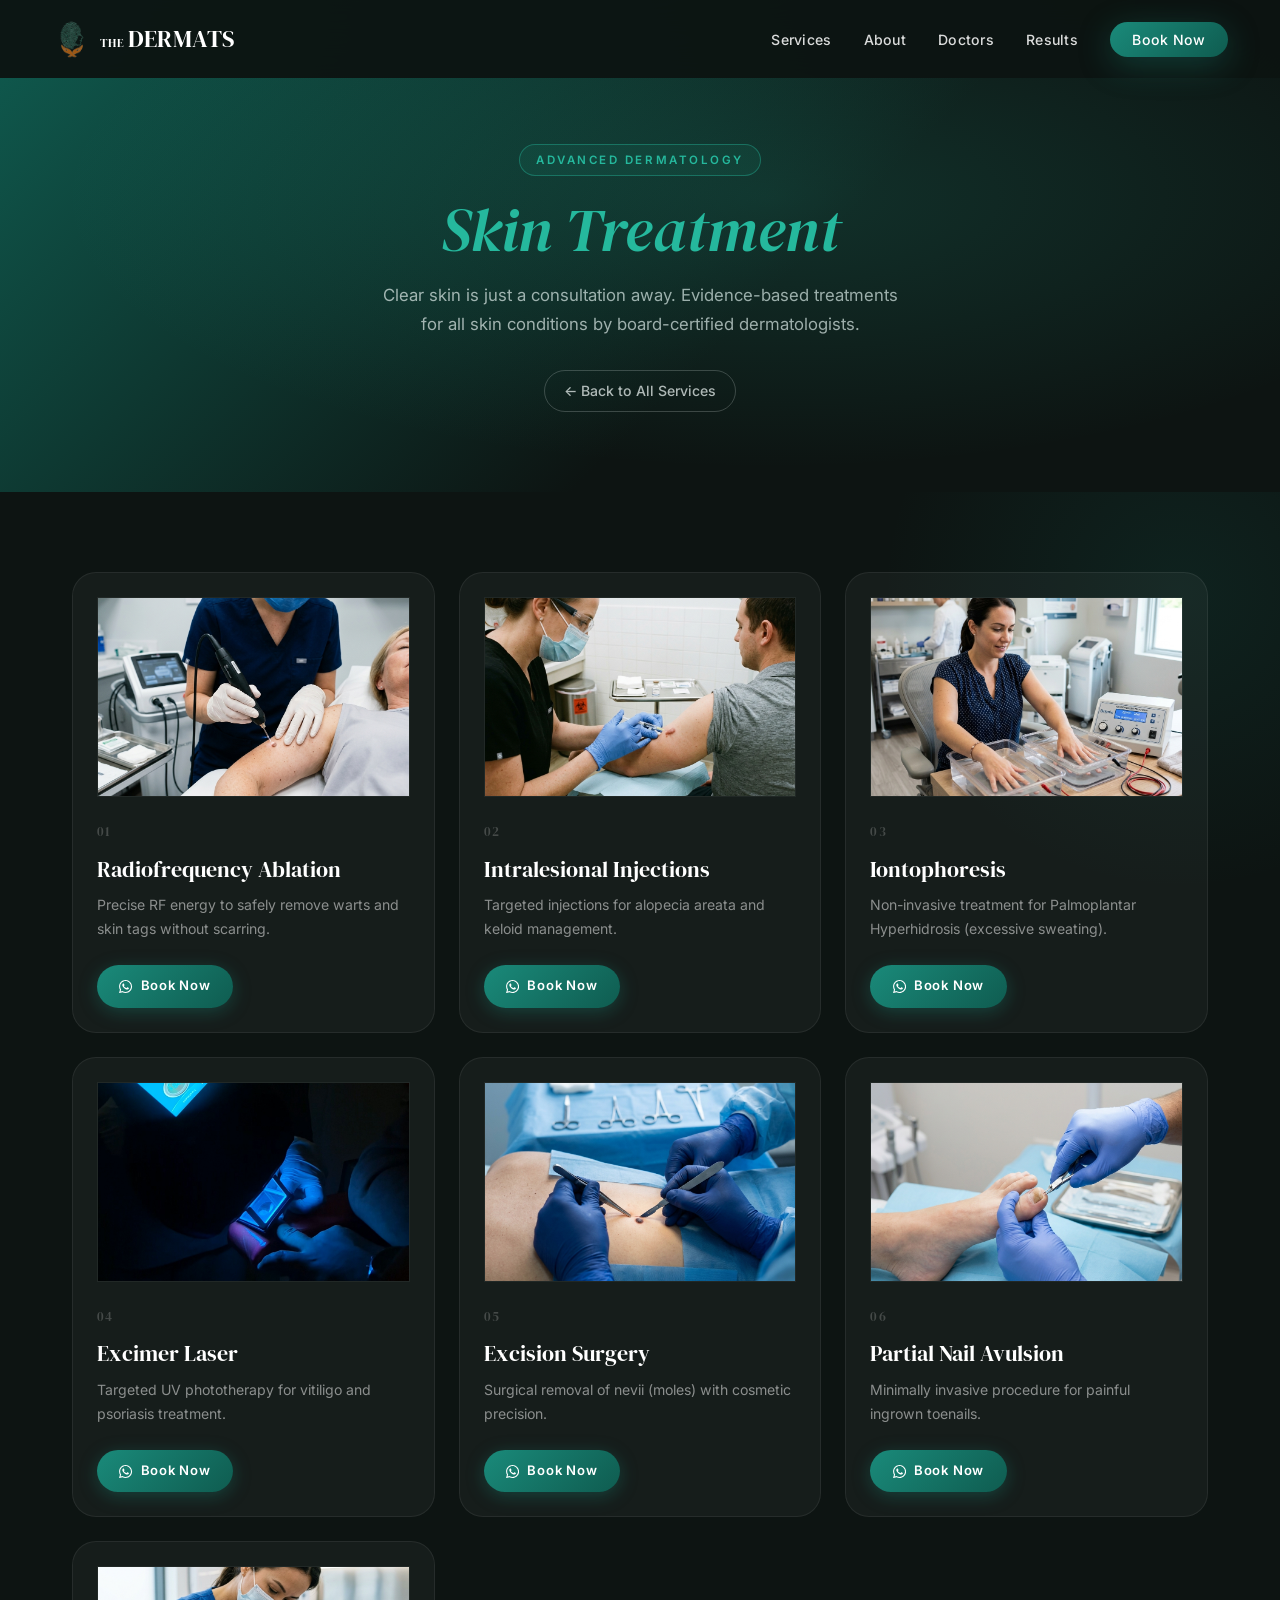
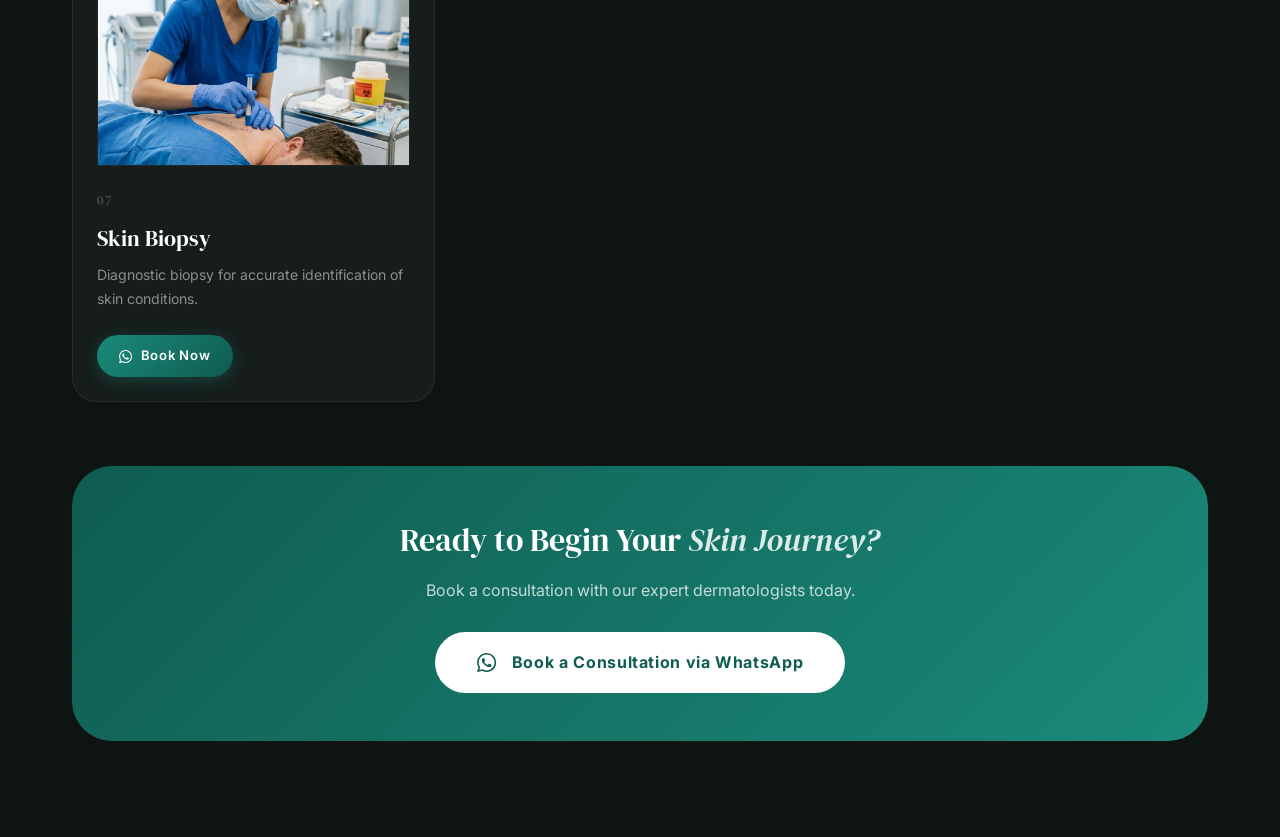
<file: treatment-detail.html>
<!DOCTYPE html>
<html lang="en">

<head>
  <meta charset="UTF-8" />
  <meta name="viewport" content="width=device-width, initial-scale=1.0" />
  <title>Dermats – Treatments</title>
  <meta name="description"
    content="Explore all treatments at Dermats – the best dermatology clinic for skin, hair, laser and aesthetic procedures." />
  <link rel="preconnect" href="https://fonts.googleapis.com" />
  <link rel="preconnect" href="https://fonts.gstatic.com" crossorigin />
  <link
    href="https://fonts.googleapis.com/css2?family=Cormorant+Garamond:ital,wght@0,300;0,400;0,500;0,600;1,300;1,400&family=Inter:wght@300;400;500;600&family=DM+Serif+Display:ital@0;1&display=swap"
    rel="stylesheet" />
  <link rel="stylesheet" href="style.css?v=2" />
  <style>
    /* ── PAGE HERO ── */
    .tx-hero {
      background: linear-gradient(135deg, var(--teal-dark) 0%, var(--dark) 60%);
      padding: 9rem 2rem 5rem;
      text-align: center;
      position: relative;
      overflow: hidden;
    }

    .tx-hero::before {
      content: '';
      position: absolute;
      inset: 0;
      background: radial-gradient(ellipse at 60% 40%, rgba(37, 184, 157, 0.18) 0%, transparent 65%);
      pointer-events: none;
    }

    .tx-hero__label {
      display: inline-block;
      font-size: 0.72rem;
      font-weight: 600;
      letter-spacing: 0.22em;
      text-transform: uppercase;
      color: var(--teal-light);
      border: 1px solid rgba(37, 184, 157, 0.4);
      padding: 0.35rem 1rem;
      border-radius: 100px;
      background: rgba(37, 184, 157, 0.08);
      margin-bottom: 1.2rem;
    }

    .tx-hero__title {
      font-family: var(--font-display);
      font-size: clamp(2rem, 5vw, 3.8rem);
      color: var(--white);
      font-weight: 400;
      line-height: 1.15;
      margin-bottom: 1rem;
    }

    .tx-hero__title em {
      font-style: italic;
      color: var(--teal-light);
    }

    .tx-hero__sub {
      font-size: 1.05rem;
      color: rgba(255, 255, 255, 0.65);
      max-width: 520px;
      margin: 0 auto 2rem;
      line-height: 1.7;
    }

    .tx-hero__back {
      display: inline-flex;
      align-items: center;
      gap: 0.5rem;
      color: rgba(255, 255, 255, 0.7);
      font-size: 0.88rem;
      font-weight: 500;
      border: 1px solid rgba(255, 255, 255, 0.2);
      padding: 0.5rem 1.2rem;
      border-radius: 100px;
      transition: all 0.3s ease;
      text-decoration: none;
    }

    .tx-hero__back:hover {
      background: rgba(255, 255, 255, 0.1);
      color: var(--white);
      border-color: rgba(255, 255, 255, 0.4);
    }


    /* ── GRID ── */
    .tx-section {
      padding: 5rem 0 6rem;
      background: var(--dark);
      position: relative;
      overflow: hidden;
    }

    .tx-section::before {
      content: '';
      position: absolute;
      top: -200px;
      right: -200px;
      width: 600px;
      height: 600px;
      border-radius: 50%;
      background: radial-gradient(circle, rgba(26, 138, 122, 0.12), transparent 70%);
      pointer-events: none;
    }

    .tx-grid {
      display: grid;
      grid-template-columns: repeat(3, 1fr);
      gap: 1.5rem;
    }

    @media (max-width: 900px) {
      .tx-grid {
        grid-template-columns: repeat(2, 1fr);
      }
    }

    @media (max-width: 560px) {
      .tx-grid {
        grid-template-columns: 1fr;
      }
    }

    /* ── TREATMENT CARD — matches .service-card from home ── */
    .tx-card {
      background: rgba(255, 255, 255, 0.04);
      border: 1px solid rgba(255, 255, 255, 0.07);
      border-radius: var(--radius-lg);
      padding: 2.2rem;
      transition: all var(--transition);
      position: relative;
      overflow: hidden;
      display: flex;
      flex-direction: column;
      padding: 1.5rem;
    }

    .tx-card__img-container {
      width: 100%;
      height: 200px;
      border-radius: var(--radius-md);
      overflow: hidden;
      margin-bottom: 1.5rem;
      border: 1px solid rgba(255, 255, 255, 0.05);
      position: relative;
    }

    .tx-card__img {
      width: 100%;
      height: 100%;
      object-fit: cover;
      transition: transform 0.6s cubic-bezier(0.4, 0, 0.2, 1);
    }

    .tx-card:hover .tx-card__img {
      transform: scale(1.1);
    }

    .tx-card::before {
      content: '';
      position: absolute;
      inset: 0;
      background: linear-gradient(135deg, rgba(26, 138, 122, 0.08), transparent);
      opacity: 0;
      transition: opacity var(--transition);
      pointer-events: none;
      z-index: 0;
    }

    .tx-card>* {
      position: relative;
      z-index: 1;
    }

    .tx-card:hover {
      border-color: rgba(37, 184, 157, 0.3);
      transform: translateY(-6px);
      box-shadow: 0 20px 50px rgba(0, 0, 0, 0.3);
    }

    .tx-card:hover::before {
      opacity: 1;
    }

    .tx-card__num {
      font-family: var(--font-display);
      font-size: 0.8rem;
      color: rgba(255, 255, 255, 0.2);
      letter-spacing: 0.1em;
      margin-bottom: 0.8rem;
    }

    .tx-card__name {
      font-family: var(--font-display);
      font-size: 1.4rem;
      font-weight: 400;
      color: var(--white);
      margin-bottom: 0.6rem;
      line-height: 1.3;
    }

    .tx-card__desc {
      font-size: 0.88rem;
      color: rgba(255, 255, 255, 0.5);
      line-height: 1.7;
      margin-bottom: 1.5rem;
      flex-grow: 1;
    }

    .tx-card__cta {
      font-size: 0.82rem;
      font-weight: 600;
      color: var(--white);
      letter-spacing: 0.06em;
      display: inline-flex;
      align-items: center;
      gap: 0.5rem;
      text-decoration: none;
      margin-top: auto;
      padding: 0.65rem 1.4rem;
      border-radius: 100px;
      background: linear-gradient(135deg, var(--teal), var(--teal-dark));
      box-shadow: 0 4px 18px rgba(26, 138, 122, 0.35);
      transition: all var(--transition);
      width: fit-content;
    }

    .tx-card__cta:hover {
      background: linear-gradient(135deg, var(--teal-light), var(--teal));
      transform: translateY(-2px);
      box-shadow: 0 8px 28px rgba(26, 138, 122, 0.55);
    }

    /* ── CTA BANNER ── */
    .tx-banner {
      background: linear-gradient(135deg, var(--teal-dark), var(--teal));
      border-radius: var(--radius-xl);
      padding: 3rem 2.5rem;
      text-align: center;
      margin-top: 4rem;
    }

    .tx-banner h3 {
      font-family: var(--font-display);
      font-size: 2rem;
      color: var(--white);
      margin-bottom: 0.6rem;
      font-weight: 400;
    }

    .tx-banner p {
      color: rgba(255, 255, 255, 0.75);
      margin-bottom: 1.8rem;
      font-size: 1rem;
    }

    /* ── NAV fix for light pages ── */
    .nav {
      background: rgba(13, 20, 18, 0.96);
      backdrop-filter: blur(20px);
    }

    .nav__logo {
      opacity: 1;
      transform: none;
      pointer-events: all;
    }
  </style>
</head>

<body>

  <!-- NAV -->
  <nav class="nav" id="navbar">
    <div class="nav__inner">
      <a href="index.html" class="nav__logo" id="nav-logo">
        <img src="logo_new.png" alt="Dermats Logo" class="logo-img" />
        <span class="logo-text"><span style="font-size:0.5em;margin-right:4px;">THE</span>DERMATS</span>
      </a>
      <ul class="nav__links" id="nav-links">
        <li><a href="index.html#services" class="nav__link">Services</a></li>
        <li><a href="index.html#about" class="nav__link">About</a></li>
        <li><a href="index.html#doctors" class="nav__link">Doctors</a></li>
        <li><a href="index.html#real-stories" class="nav__link">Results</a></li>
        <li><a href="https://wa.me/919400386300" target="_blank" class="nav__link nav__link--cta">Book Now</a></li>
      </ul>
      <button class="nav__hamburger" id="hamburger" aria-label="Toggle menu">
        <span></span><span></span><span></span>
      </button>
    </div>
  </nav>

  <!-- Mobile menu -->
  <div class="mobile-menu" id="mobile-menu">
    <button class="mobile-menu__close" id="mobile-close" aria-label="Close menu">&times;</button>
    <nav class="mobile-menu__nav">
      <a href="index.html#services" class="mobile-menu__link">Services</a>
      <a href="index.html#about" class="mobile-menu__link">About</a>
      <a href="index.html#doctors" class="mobile-menu__link">Doctors</a>
      <a href="index.html#real-stories" class="mobile-menu__link">Results</a>
      <a href="https://wa.me/919400386300" target="_blank" class="mobile-menu__link mobile-menu__link--cta">Book Now</a>
    </nav>
  </div>

  <!-- HERO -->
  <div class="tx-hero" id="tx-hero">
    <div class="tx-hero__label" id="hero-label">Our Treatments</div>
    <h1 class="tx-hero__title" id="hero-title">Loading...</h1>
    <p class="tx-hero__sub" id="hero-sub"></p>
    <a href="index.html#services" class="tx-hero__back">
      ← Back to All Services
    </a>
  </div>


  <!-- MAIN GRID -->
  <section class="tx-section">
    <div class="container">
      <div class="tx-grid" id="tx-grid"></div>

      <!-- CTA Banner -->
      <div class="tx-banner">
        <h3>Ready to Begin Your <em style="font-style:italic;color:rgba(255,255,255,0.85);">Skin Journey?</em></h3>
        <p>Book a consultation with our expert dermatologists today.</p>
        <a href="https://wa.me/919400386300" target="_blank" class="btn btn--light btn--lg">
          <svg xmlns="http://www.w3.org/2000/svg" width="1em" height="1em" viewBox="0 0 24 24" fill="currentColor"
            style="margin-right:8px;vertical-align:middle;font-size:1.2em;">
            <path
              d="M17.472 14.382c-.297-.149-1.758-.867-2.03-.967-.273-.099-.471-.148-.67.15-.197.297-.767.966-.94 1.164-.173.199-.347.223-.644.075-.297-.15-1.255-.463-2.39-1.475-.883-.788-1.48-1.761-1.653-2.059-.173-.297-.018-.458.13-.606.134-.133.298-.347.446-.52.149-.174.198-.298.298-.497.099-.198.05-.371-.025-.52-.075-.149-.669-1.612-.916-2.207-.242-.579-.487-.5-.669-.51a12.8 12.8 0 0 0-.57-.01c-.198 0-.52.074-.792.372-.272.297-1.04 1.016-1.04 2.479 0 1.462 1.065 2.875 1.213 3.074.149.198 2.096 3.2 5.077 4.487.709.306 1.262.489 1.694.625.712.227 1.36.195 1.871.118.571-.085 1.758-.719 2.006-1.413.248-.694.248-1.289.173-1.413-.074-.124-.272-.198-.57-.347m-5.421 7.403h-.004a9.87 9.87 0 0 1-5.031-1.378l-.361-.214-3.741.982.998-3.648-.235-.374a9.86 9.86 0 0 1-1.51-5.26c.001-5.45 4.436-9.884 9.888-9.884 2.64 0 5.122 1.03 6.988 2.898a9.825 9.825 0 0 1 2.893 6.994c-.003 5.45-4.437 9.884-9.885 9.884m8.413-18.297A11.815 11.815 0 0 0 12.05 0C5.495 0 .16 5.335.157 11.892c0 2.096.547 4.142 1.588 5.945L.057 24l6.305-1.654a11.882 11.882 0 0 0 5.683 1.448h.005c6.554 0 11.89-5.335 11.893-11.893a11.821 11.821 0 0 0-3.48-8.413Z" />
          </svg>
          Book a Consultation via WhatsApp
        </a>
      </div>
    </div>
  </section>

  <script src="script.js"></script>
  <script>
    // ── ALL TREATMENT DATA ──
    const CATEGORIES = [
      {
        id: 'skin',
        name: 'Skin Treatment',
        subtitle: 'Advanced Dermatology',
        desc: 'Clear skin is just a consultation away. Evidence-based treatments for all skin conditions by board-certified dermatologists.',
        icon: '🩺',
        treatments: [
          { name: 'Radiofrequency Ablation', desc: 'Precise RF energy to safely remove warts and skin tags without scarring.', icon: '⚡', image: 'assets/radiofrequency_ablation_1778406557746.png' },
          { name: 'Intralesional Injections', desc: 'Targeted injections for alopecia areata and keloid management.', icon: '💉', image: 'assets/intralesional_injections_1778406577258.png' },
          { name: 'Iontophoresis', desc: 'Non-invasive treatment for Palmoplantar Hyperhidrosis (excessive sweating).', icon: '🌊', image: 'assets/iontophoresis_treatment_1778406596171.png' },
          { name: 'Excimer Laser', desc: 'Targeted UV phototherapy for vitiligo and psoriasis treatment.', icon: '✨', image: 'services/Excimer Laser.jpeg' },
          { name: 'Excision Surgery', desc: 'Surgical removal of nevii (moles) with cosmetic precision.', icon: '🔬', image: 'assets/excision_surgery_1778406635205.png' },
          { name: 'Partial Nail Avulsion', desc: 'Minimally invasive procedure for painful ingrown toenails.', icon: '🩹', image: 'assets/nail_avulsion_1778406652927.png' },
          { name: 'Skin Biopsy', desc: 'Diagnostic biopsy for accurate identification of skin conditions.', icon: '🔍', image: 'assets/skin_biopsy_1778406672337.png' },
        ]
      },
      {
        id: 'hair',
        name: 'Hair Treatment',
        subtitle: 'Hair Restoration',
        desc: 'Restore your confidence with advanced hair treatments by Kerala\'s leading trichologists.',
        icon: '💆',
        treatments: [
          { name: 'GFC (Growth Factor Concentrate)', desc: 'Next-generation hair growth therapy using concentrated growth factors from your own blood.', icon: '🌱', image: 'assets/gfc_hair_treatment_1778406691229.png' },
          { name: 'PRP Therapy', desc: 'Platelet-Rich Plasma injections to stimulate hair follicles and promote regrowth.', icon: '💉', image: 'assets/prp_hair_therapy_1778406708169.png' },
          { name: 'GRO-EXON', desc: 'Exosome-based hair restoration for superior follicle regeneration.', icon: '🔬', image: 'assets/exosome_hair_treatment_1778406729144.png' },
          { name: 'Intralesional Dutasteride', desc: 'Direct scalp injections of dutasteride to combat androgenetic alopecia.', icon: '⚕️', image: 'assets/dutasteride_injections_1778406764944.png' },
          { name: 'Dandruff Peel', desc: 'Scalp peels that deeply cleanse, balance oil production and eliminate dandruff.', icon: '✨', image: 'assets/dandruff_peel_1778406782883.png' },
          { name: 'Anti-Lice Treatment', desc: 'Safe and effective clinical treatment to eliminate head lice.', icon: '🩺', image: 'assets/anti_lice_treatment_1778406802995.png' },
          { name: 'Hair Grooming Advice', desc: 'Personalised guidance on hair care routines, products and lifestyle changes.', icon: '💡', image: 'assets/hair_consultation_1778406822363.png' },
        ]
      },
      {
        id: 'laser',
        name: 'Laser Treatments',
        subtitle: 'Laser Treatments',
        desc: 'US-FDA approved lasers for permanent hair reduction, pigmentation removal and skin rejuvenation.',
        icon: '⚡',
        treatments: [
          { name: 'Laser Hair Reduction', desc: 'Triple wavelength diode laser (Coolite Bolt) for safe, permanent hair reduction on all skin types.', icon: '⚡', image: 'assets/laser_hair_reduction_1778406841221.png' },
          { name: 'Laser Skin Tightening', desc: 'Non-surgical laser therapy to firm and tighten lax skin on face and body.', icon: '✨', image: 'services/laser_skin_tightening.png' },
          { name: 'Laser Pigmentation Removal', desc: 'QS Nd:Yag laser to effectively target freckles, melasma and pigmentation.', icon: '🌟', image: 'services/laser_pigmentation_removal.png' },
          { name: 'Excimer Laser', desc: 'Targeted UV light therapy for vitiligo repigmentation and psoriasis clearance.', icon: '💡', image: 'services/Excimer Laser.jpeg' },
          { name: 'Fractional CO2 Laser', desc: 'Precision laser resurfacing for deep acne scars and overall skin rejuvenation.', icon: '🔬', image: 'services/co2%20laser.jpeg' },
        ]
      },
      {
        id: 'aesthetics',
        name: 'Aesthetics',
        subtitle: 'Cosmetology',
        desc: 'Premium medifacials, peels and aesthetic procedures personalised for every skin type.',
        icon: '💎',
        treatments: [
          { name: 'Skin Peels', desc: 'Chemical peels tailored for acne, pigmentation and skin renewal.', icon: '✨', image: 'services/chemicalpeel.jpeg' },
          { name: 'Microdermabrasion', desc: 'Crystal exfoliation treatment for full body polishing and glow.', icon: '💆', image: 'assets/microdermabrasion_stock.jpg' },
          { name: 'Full Body Detan', desc: 'EPOSH & Mandelac system to effectively remove tan and even skin tone.', icon: '🌟', image: 'assets/skin_pro.png' },
          { name: 'Microneedling', desc: 'Collagen induction therapy for acne scars, fine lines and hair growth.', icon: '🔬', image: 'assets/skin_injection.png' },
          { name: 'Hydrafacial', desc: 'Multi-step facial treatment that cleanses, exfoliates and delivers intense hydration.', icon: '💧', image: 'services/hydrafacial.png' },
          { name: 'Oxygeneofacial', desc: 'Oxygen-infused facial for instant radiance and rejuvenation.', icon: '🌬️', image: 'assets/aesthetics_pro.png' },
          { name: 'IV Glutathione Drips', desc: 'Intravenous therapy for skin brightening, glow and powerful antioxidant benefits.', icon: '💉', image: 'assets/skin_injection.png' },
          { name: 'Microblading', desc: 'Semi-permanent eyebrow enhancement for perfectly natural-looking brows.', icon: '🎨', image: 'services/Microblading for Eyebrows.jpeg' },
        ]
      },
      {
        id: 'Dermatology',
        name: 'General Dermatology',
        subtitle: '',
        desc: 'Empowering women with cutting-edge laser and injectable-based general dermatology treatments.',
        icon: '🌸',
        treatments: [
          { name: 'Psoriasis Treatment', desc: 'Comprehensive management of psoriasis with topical, systemic and laser therapies.', icon: '🩺', image: 'assets/Psoriasis.jpeg' },
          { name: 'Eczema Treatment', desc: 'Personalised treatment protocols for chronic eczema and atopic dermatitis.', icon: '💙', image: 'services/eczema.webp' },
          { name: 'Paediatric Dermatology', desc: 'Gentle, specialised skin care for infants, children and adolescents.', icon: '👶', image: 'services/pediatric.webp' },
          { name: 'Vitiligo Management', desc: 'Evidence-based treatments including PUVA, excimer laser and surgical options.', icon: '🌟', image: 'assets/skin_excimer.png' },
          { name: 'Genital Warts Treatment', desc: 'Discreet TCA cautery and cryotherapy treatment for genital warts.', icon: '🔬', image: 'services/genital.webp' },
          { name: 'Lichen Planus Treatment', desc: 'Targeted treatment for lichen planus affecting skin and mucous membranes.', icon: '⚕️', image: 'services/lpp.webp' },
          { name: 'Keloid Treatment', desc: 'Combination therapy with injections, lasers and silicone for keloid scars.', icon: '💉', image: 'assets/intralesional_injections_1778406577258.png' },
          { name: 'Urticaria Treatment', desc: 'Autologous serum therapy and advanced management for chronic hives.', icon: '🩹', image: 'assets/Urticaria.jpeg' },
        ]
      },
      {
        id: 'antiageing',
        name: 'Anti-ageing',
        subtitle: 'Anti-Ageing Treatments',
        desc: 'Turn back the clock with the latest injectables, lasers and regenerative treatments for graceful ageing.',
        icon: '🌿',
        treatments: [
          { name: 'Botox', desc: 'Precisely placed botulinum toxin injections to soften fine lines and wrinkles.', icon: '✨', image: 'assets/botox.png' },
          { name: 'Dermal Fillers', desc: 'Hyaluronic acid fillers for non-surgical facelift, volume restoration and under-eye correction.', icon: '💉', image: 'assets/dermal_fillers_stock.jpg' },
          { name: 'MNRF', desc: 'Micro-needling radiofrequency.', icon: '⚡', image: 'assets/laser_co2.png' },
          { name: 'Fractional CO2', desc: 'CO2 laser for deep facial rejuvenation.', icon: '⚡', image: 'services/co2%20laser.jpeg' },
          { name: 'Double Chin Reduction', desc: 'Non-surgical fat-dissolving injections (deoxycholic acid) to slim the jawline.', icon: '🎯', image: 'assets/double_chin_reduction_stock.jpg' },
          { name: 'Sugar Threads', desc: 'Dissolvable PDO threads for an instant, natural-looking face and neck lift.', icon: '🧵', image: 'assets/antiageing_pro.png' },
          { name: 'PDRN Therapy', desc: 'Polydeoxyribonucleotide regenerative injections for skin repair and collagen synthesis.', icon: '🔬', image: 'assets/skin_injection.png' },
          { name: 'Skin Tightening', desc: 'Non-surgical laser therapy to firm and tighten lax skin on face and body.', icon: '🌱', image: 'services/laser_skin_tightening.png' },
        ]
      },
      {
        id: 'gynaecology',
        name: 'Cosmetic Gynaecology',
        subtitle: 'Cosmetic Gynaecology',
        desc: 'We proudly present the best cosmetic gynaecology treatment in Thiruvalla. Mainly based on lasers and injectables, we empower women to be fearless and move forward in their life.',
        icon: '🌸',
        treatments: [
          { name: 'Stretch Marks Treatment', desc: 'Advanced treatments to effectively reduce the appearance of stretch marks.', icon: '✨', image: 'services/gyn_stretch_marks.png' },
          { name: 'Intimate Skin Lightening', desc: 'Safe and effective procedures for intimate skin lightening and rejuvenation.', icon: '🌟', image: 'services/gyn_skin_lightening.png' },
          { name: 'PRP for Sexual Wellness', desc: 'Platelet-Rich Plasma therapy to enhance sensitivity and overall sexual wellness.', icon: '💉', image: 'services/gyn_prp.png' },
          { name: 'Laser Vaginal Tightening', desc: 'Non-surgical laser treatment to restore tightness and elasticity.', icon: '⚡', image: 'services/gyn_laser_tightening.png' },
          { name: 'Stress Urinary Incontinence', desc: 'Effective treatments to manage and improve stress urinary incontinence.', icon: '🩺', image: 'services/gyn_incontinence.png' },
          { name: 'O - Shot', desc: 'A revolutionary treatment designed to improve sexual function and pleasure.', icon: '🎯', image: 'services/gyn_oshot.png' },
          { name: 'Vaginal Dryness Treatment', desc: 'Targeted therapies to relieve vaginal dryness and improve comfort.', icon: '💧', image: 'services/gyn_dryness.png' },
        ]
      },
      {
        id: 'wellness',
        name: 'Wellness',
        subtitle: 'Wellness Programs',
        desc: 'Enhance your overall well-being with our holistic wellness treatments, including customized weightloss programs.',
        icon: '🌿',
        treatments: [
          { name: 'Weightloss Treatment', desc: 'Comprehensive, personalized weight management programs to help you reach your goals sustainably.', icon: '⚖️', image: 'services/wellness_weightloss.png' },
          { name: 'Medispa', desc: 'Relax, rejuvenate, and restore your skin and body with our medical-grade spa treatments tailored to your unique wellness goals.', icon: '💆', image: 'services/wellness_medispa.png' },
          { name: 'Customized Medifacials', desc: 'Advanced, medical-grade facials customized to target your specific skin concerns, from deep hydration to cellular renewal.', icon: '✨', image: 'services/wellness_medifacials.png' },
        ]
      },
    ];

    // ── UTILITY ──
    function getParam() {
      return new URLSearchParams(window.location.search).get('category') || 'skin';
    }

    function renderPage(catId) {
      const cat = CATEGORIES.find(c => c.id === catId) || CATEGORIES[0];

      // Update URL without reload
      history.replaceState(null, '', `?category=${cat.id}`);

      // Hero
      document.getElementById('hero-label').textContent = cat.subtitle;
      document.getElementById('hero-title').innerHTML = `<em>${cat.name}</em>`;
      document.getElementById('hero-sub').textContent = cat.desc;
      document.title = `Dermats – ${cat.name}`;


      // Grid
      const grid = document.getElementById('tx-grid');
      grid.innerHTML = cat.treatments.map((t, i) => `
        <div class="tx-card" style="animation: fadeUp 0.5s ${i * 0.07}s both;">
          <div class="tx-card__img-container">
            <img src="${t.image || 'assets/1000286367.jpg.jpeg'}" alt="${t.name}" class="tx-card__img" loading="lazy">
          </div>
          <div class="tx-card__num">0${i + 1}</div>
          <h3 class="tx-card__name">${t.name}</h3>
          <p class="tx-card__desc">${t.desc}</p>
          <a href="https://wa.me/919400386300?text=Hello,%20I%20would%20like%20to%20book%20a%20consultation%20for%20${encodeURIComponent(t.name)}." target="_blank" class="tx-card__cta">
            <svg xmlns="http://www.w3.org/2000/svg" width="1em" height="1em" viewBox="0 0 24 24" fill="currentColor">
              <path d="M17.472 14.382c-.297-.149-1.758-.867-2.03-.967-.273-.099-.471-.148-.67.15-.197.297-.767.966-.94 1.164-.173.199-.347.223-.644.075-.297-.15-1.255-.463-2.39-1.475-.883-.788-1.48-1.761-1.653-2.059-.173-.297-.018-.458.13-.606.134-.133.298-.347.446-.52.149-.174.198-.298.298-.497.099-.198.05-.371-.025-.52-.075-.149-.669-1.612-.916-2.207-.242-.579-.487-.5-.669-.51a12.8 12.8 0 0 0-.57-.01c-.198 0-.52.074-.792.372-.272.297-1.04 1.016-1.04 2.479 0 1.462 1.065 2.875 1.213 3.074.149.198 2.096 3.2 5.077 4.487.709.306 1.262.489 1.694.625.712.227 1.36.195 1.871.118.571-.085 1.758-.719 2.006-1.413.248-.694.248-1.289.173-1.413-.074-.124-.272-.198-.57-.347m-5.421 7.403h-.004a9.87 9.87 0 0 1-5.031-1.378l-.361-.214-3.741.982.998-3.648-.235-.374a9.86 9.86 0 0 1-1.51-5.26c.001-5.45 4.436-9.884 9.888-9.884 2.64 0 5.122 1.03 6.988 2.898a9.825 9.825 0 0 1 2.893 6.994c-.003 5.45-4.437 9.884-9.885 9.884m8.413-18.297A11.815 11.815 0 0 0 12.05 0C5.495 0 .16 5.335.157 11.892c0 2.096.547 4.142 1.588 5.945L.057 24l6.305-1.654a11.882 11.882 0 0 0 5.683 1.448h.005c6.554 0 11.89-5.335 11.893-11.893a11.821 11.821 0 0 0-3.48-8.413Z"/>
            </svg>
            Book Now
          </a>
        </div>
      `).join('');
    }

    // ── INIT ──
    document.addEventListener('DOMContentLoaded', () => {
      renderPage(getParam());
    });
  </script>

  <style>
    @keyframes fadeUp {
      from {
        opacity: 0;
        transform: translateY(24px);
      }

      to {
        opacity: 1;
        transform: translateY(0);
      }
    }
  </style>
</body>

</html>
</file>
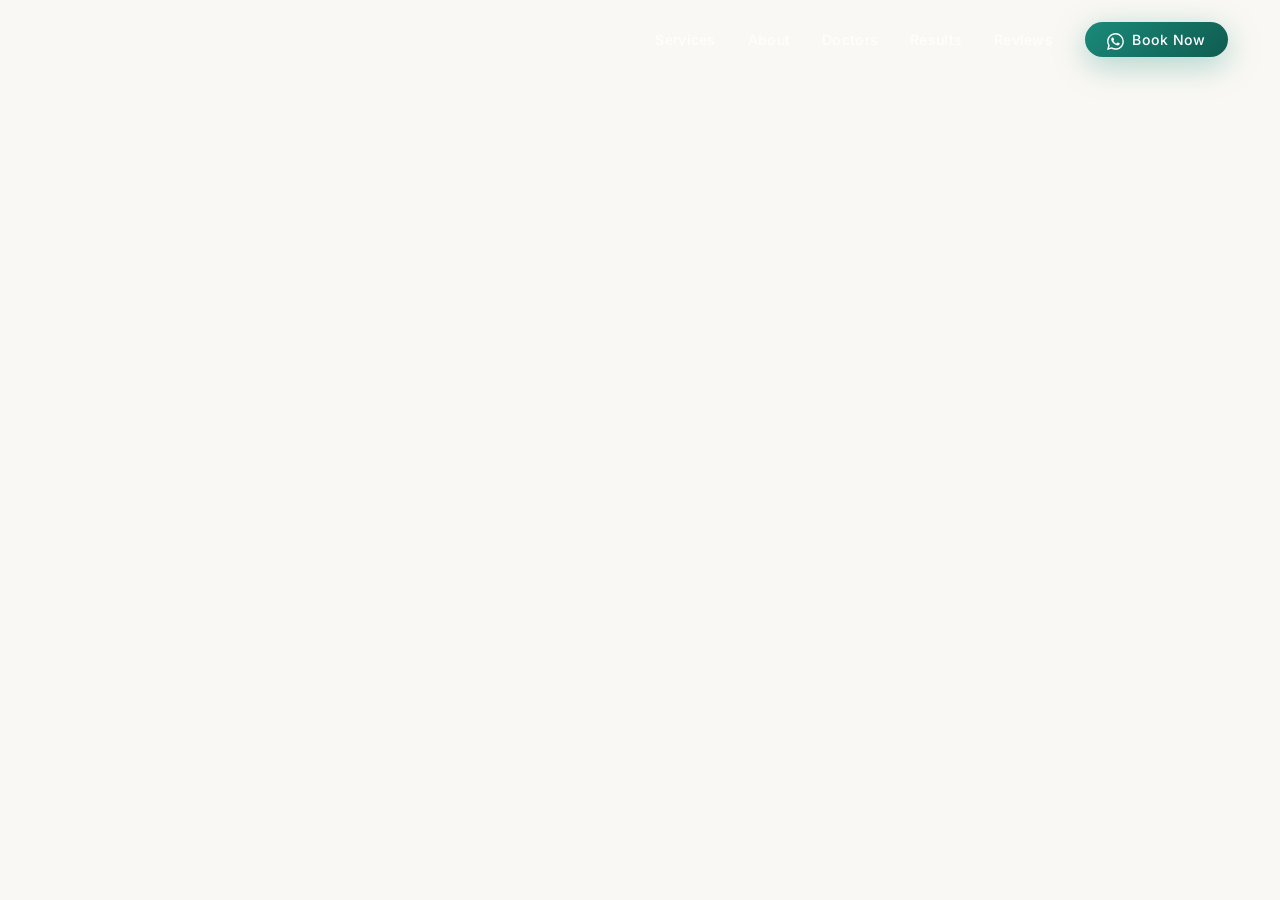
<file: treatments.html>
<!DOCTYPE html>
<html lang="en">

<head>
  <meta charset="UTF-8" />
  <meta name="viewport" content="width=device-width, initial-scale=1.0" />
  <title>Dermats &ndash; Best Dermatologist for Acne Treatment, Hairfall Treatment &amp; Laser Hair Reduction</title>
  <meta name="description"
    content="Dermats &ndash; Consult the best dermatologist for acne treatment, hairfall treatment, laser hair reduction &amp; online dermatology consultation. Book your appointment today." />
  <link rel="preconnect" href="https://fonts.googleapis.com" />
  <link rel="preconnect" href="https://fonts.gstatic.com" crossorigin />
  <link
    href="https://fonts.googleapis.com/css2?family=Cormorant+Garamond:ital,wght@0,300;0,400;0,500;0,600;1,300;1,400&family=Inter:wght@300;400;500;600&family=DM+Serif+Display:ital@0;1&display=swap"
    rel="stylesheet" />
  <link rel="stylesheet" href="style.css?v=2" />
</head>
<body>
<!-- NAV -->
  <nav class="nav" id="navbar">
    <div class="nav__inner">
      <a href="#" class="nav__logo" id="nav-logo">
        <img src="logo_new.png" alt="Dermats Logo" class="logo-img" />
        <span class="logo-text"><span style="font-size: 0.5em; margin-right: 4px;">THE</span>DERMATS</span>
      </a>
      <ul class="nav__links" id="nav-links">
        <li><a href="#services" class="nav__link">Services</a></li>
        <li><a href="#about" class="nav__link">About</a></li>
        <li><a href="#doctors" class="nav__link">Doctors</a></li>
        <li><a href="#results" class="nav__link">Results</a></li>
        <li><a href="#testimonials" class="nav__link">Reviews</a></li>
        <li><a href="https://wa.me/919400386300" target="_blank" class="nav__link nav__link--cta" id="nav-cta"><svg
              xmlns="http://www.w3.org/2000/svg" width="1em" height="1em" viewBox="0 0 24 24" fill="currentColor"
              style="margin-right:8px; vertical-align:middle; font-size:1.2em;">
              <path
                d="M17.472 14.382c-.297-.149-1.758-.867-2.03-.967-.273-.099-.471-.148-.67.15-.197.297-.767.966-.94 1.164-.173.199-.347.223-.644.075-.297-.15-1.255-.463-2.39-1.475-.883-.788-1.48-1.761-1.653-2.059-.173-.297-.018-.458.13-.606.134-.133.298-.347.446-.52.149-.174.198-.298.298-.497.099-.198.05-.371-.025-.52-.075-.149-.669-1.612-.916-2.207-.242-.579-.487-.5-.669-.51a12.8 12.8 0 0 0-.57-.01c-.198 0-.52.074-.792.372-.272.297-1.04 1.016-1.04 2.479 0 1.462 1.065 2.875 1.213 3.074.149.198 2.096 3.2 5.077 4.487.709.306 1.262.489 1.694.625.712.227 1.36.195 1.871.118.571-.085 1.758-.719 2.006-1.413.248-.694.248-1.289.173-1.413-.074-.124-.272-.198-.57-.347m-5.421 7.403h-.004a9.87 9.87 0 0 1-5.031-1.378l-.361-.214-3.741.982.998-3.648-.235-.374a9.86 9.86 0 0 1-1.51-5.26c.001-5.45 4.436-9.884 9.888-9.884 2.64 0 5.122 1.03 6.988 2.898a9.825 9.825 0 0 1 2.893 6.994c-.003 5.45-4.437 9.884-9.885 9.884m8.413-18.297A11.815 11.815 0 0 0 12.05 0C5.495 0 .16 5.335.157 11.892c0 2.096.547 4.142 1.588 5.945L.057 24l6.305-1.654a11.882 11.882 0 0 0 5.683 1.448h.005c6.554 0 11.89-5.335 11.893-11.893a11.821 11.821 0 0 0-3.48-8.413Z" />
            </svg>Book Now</a></li>
      </ul>
      <button class="nav__hamburger" id="hamburger" aria-label="Toggle menu">
        <span></span><span></span><span></span>
      </button>
    </div>
  </nav>
<!-- Mobile menu overlay -->
  <div class="mobile-menu" id="mobile-menu">
    <button class="mobile-menu__close" id="mobile-close" aria-label="Close menu">&times;</button>
    <nav class="mobile-menu__nav">
      <a href="#services" class="mobile-menu__link">Services</a>
      <a href="#about" class="mobile-menu__link">About</a>
      <a href="#doctors" class="mobile-menu__link">Doctors</a>
      <a href="#results" class="mobile-menu__link">Results</a>
      <a href="#testimonials" class="mobile-menu__link">Reviews</a>
      <a href="https://wa.me/919400386300" target="_blank" class="mobile-menu__link mobile-menu__link--cta"><svg
          xmlns="http://www.w3.org/2000/svg" width="1em" height="1em" viewBox="0 0 24 24" fill="currentColor"
          style="margin-right:8px; vertical-align:middle; font-size:1.2em;">
          <path
            d="M17.472 14.382c-.297-.149-1.758-.867-2.03-.967-.273-.099-.471-.148-.67.15-.197.297-.767.966-.94 1.164-.173.199-.347.223-.644.075-.297-.15-1.255-.463-2.39-1.475-.883-.788-1.48-1.761-1.653-2.059-.173-.297-.018-.458.13-.606.134-.133.298-.347.446-.52.149-.174.198-.298.298-.497.099-.198.05-.371-.025-.52-.075-.149-.669-1.612-.916-2.207-.242-.579-.487-.5-.669-.51a12.8 12.8 0 0 0-.57-.01c-.198 0-.52.074-.792.372-.272.297-1.04 1.016-1.04 2.479 0 1.462 1.065 2.875 1.213 3.074.149.198 2.096 3.2 5.077 4.487.709.306 1.262.489 1.694.625.712.227 1.36.195 1.871.118.571-.085 1.758-.719 2.006-1.413.248-.694.248-1.289.173-1.413-.074-.124-.272-.198-.57-.347m-5.421 7.403h-.004a9.87 9.87 0 0 1-5.031-1.378l-.361-.214-3.741.982.998-3.648-.235-.374a9.86 9.86 0 0 1-1.51-5.26c.001-5.45 4.436-9.884 9.888-9.884 2.64 0 5.122 1.03 6.988 2.898a9.825 9.825 0 0 1 2.893 6.994c-.003 5.45-4.437 9.884-9.885 9.884m8.413-18.297A11.815 11.815 0 0 0 12.05 0C5.495 0 .16 5.335.157 11.892c0 2.096.547 4.142 1.588 5.945L.057 24l6.305-1.654a11.882 11.882 0 0 0 5.683 1.448h.005c6.554 0 11.89-5.335 11.893-11.893a11.821 11.821 0 0 0-3.48-8.413Z" />
        </svg>Book Now</a>
    </nav>
  

<!-- DETAILED SERVICES -->
  <section class="detailed-services section" id="detailed-services" style="padding-top: 150px;">
    <div class="container">
      <div class="section-header">
        <div class="section-label">Comprehensive Care</div>
        <h2 class="section-title">Our <em>Services</em></h2>
      </div>
      <div class="services-list__grid">

        <!-- Category 1 -->
        <div class="service-list-card">
          <h3 class="service-list-card__title">1. Advanced Dermatology</h3>
          <ul class="service-list-card__list">
            <li class="service-list-card__item">
              <span class="service-list-card__icon">&#10003;</span>
              <span><strong>Radiofrequency ablation</strong> - warts and skintags</span>
            </li>
            <li class="service-list-card__item">
              <span class="service-list-card__icon">&#10003;</span>
              <span><strong>Intralesional injections</strong> - alopecia areata</span>
            </li>
            <li class="service-list-card__item">
              <span class="service-list-card__icon">&#10003;</span>
              <span><strong>Iontophoresis</strong> - for Palmoplantar Hyperhidrosis</span>
            </li>
            <li class="service-list-card__item">
              <span class="service-list-card__icon">&#10003;</span>
              <span><strong>Excimer laser</strong> - Vitiligo and Psoriasis treatment</span>
            </li>
            <li class="service-list-card__item">
              <span class="service-list-card__icon">&#10003;</span>
              <span><strong>Excision surgery</strong> - nevii and moles</span>
            </li>
            <li class="service-list-card__item">
              <span class="service-list-card__icon">&#10003;</span>
              <span><strong>Partial nail avulsion</strong> - ingrown toe nails</span>
            </li>
            <li class="service-list-card__item">
              <span class="service-list-card__icon">&#10003;</span>
              <span><strong>Skin biopsy</strong></span>
            </li>
          </ul>
        </div>

        <!-- Category 2 -->
        <div class="service-list-card">
          <h3 class="service-list-card__title">2. Cosmetology</h3>
          <ul class="service-list-card__list">
            <li class="service-list-card__item">
              <span class="service-list-card__icon">&#10003;</span>
              <span><strong>Skin peels</strong> - for acne & pigmentation</span>
            </li>
            <li class="service-list-card__item">
              <span class="service-list-card__icon">&#10003;</span>
              <span><strong>Microdermabrasion</strong> - for body polishing</span>
            </li>
            <li class="service-list-card__item">
              <span class="service-list-card__icon">&#10003;</span>
              <span><strong>Full body detan treatment</strong> - EPOSH & mandelac system</span>
            </li>
            <li class="service-list-card__item">
              <span class="service-list-card__icon">&#10003;</span>
              <span><strong>Microneedling</strong> - for acne scars and hairgrowth</span>
            </li>
            <li class="service-list-card__item">
              <span class="service-list-card__icon">&#10003;</span>
              <span><strong>Hydrafacial</strong></span>
            </li>
            <li class="service-list-card__item">
              <span class="service-list-card__icon">&#10003;</span>
              <span><strong>Oxygeneofacial</strong></span>
            </li>
            <li class="service-list-card__item">
              <span class="service-list-card__icon">&#10003;</span>
              <span><strong>IV glutathione drips</strong> - for skin glow and antioxidant benefit</span>
            </li>
            <li class="service-list-card__item">
              <span class="service-list-card__icon">&#10003;</span>
              <span><strong>Microblading</strong> - for eyebrow enhancement</span>
            </li>
          </ul>
        </div>

        <!-- Category 3 -->
        <div class="service-list-card">
          <h3 class="service-list-card__title">3. Laser Treatments</h3>
          <ul class="service-list-card__list">
            <li class="service-list-card__item">
              <span class="service-list-card__icon">&#10003;</span>
              <span><strong>Laser hair reduction</strong> - Triple wavelength diode (Coolite bolt)</span>
            </li>
            <li class="service-list-card__item">
              <span class="service-list-card__icon">&#10003;</span>
              <span><strong>Laser skin tightening</strong></span>
            </li>
            <li class="service-list-card__item">
              <span class="service-list-card__icon">&#10003;</span>
              <span><strong>Laser pigmentation removal</strong> - for freckles & melasma (QS Nd Yag)</span>
            </li>
            <li class="service-list-card__item">
              <span class="service-list-card__icon">&#10003;</span>
              <span><strong>Excimer laser</strong> - vitiligo and psoriasis</span>
            </li>
            <li class="service-list-card__item">
              <span class="service-list-card__icon">&#10003;</span>
              <span><strong>Fractional CO2 laser</strong> - acne scars and rejuvenation</span>
            </li>
          </ul>
        </div>

        <!-- Category 4 -->
        <div class="service-list-card">
          <h3 class="service-list-card__title">4. Anti-Ageing Treatments</h3>
          <ul class="service-list-card__list">
            <li class="service-list-card__item">
              <span class="service-list-card__icon">&#10003;</span>
              <span><strong>Botox</strong> for fine lines and wrinkles</span>
            </li>
            <li class="service-list-card__item">
              <span class="service-list-card__icon">&#10003;</span>
              <span><strong>Dermal fillers</strong> - for non surgical facelift, under eye hollowness</span>
            </li>
            <li class="service-list-card__item">
              <span class="service-list-card__icon">&#10003;</span>
              <span><strong>MNRF & Fractional CO2</strong> - for facial rejuvenation</span>
            </li>
            <li class="service-list-card__item">
              <span class="service-list-card__icon">&#10003;</span>
              <span><strong>Double chin reduction</strong></span>
            </li>
            <li class="service-list-card__item">
              <span class="service-list-card__icon">&#10003;</span>
              <span><strong>Sugar Threads</strong></span>
            </li>
            <li class="service-list-card__item">
              <span class="service-list-card__icon">&#10003;</span>
              <span><strong>PDRN</strong></span>
            </li>
            <li class="service-list-card__item">
              <span class="service-list-card__icon">&#10003;</span>
              <span><strong>Exosomes</strong></span>
            </li>
          </ul>
        </div>

        <!-- Category 5 -->
        <div class="service-list-card">
          <h3 class="service-list-card__title">5. General Dermatology & STDs</h3>
          <ul class="service-list-card__list">
            <li class="service-list-card__item">
              <span class="service-list-card__icon">&#10003;</span>
              <span><strong>Psoriasis treatment</strong></span>
            </li>
            <li class="service-list-card__item">
              <span class="service-list-card__icon">&#10003;</span>
              <span><strong>Eczema treatment</strong></span>
            </li>
            <li class="service-list-card__item">
              <span class="service-list-card__icon">&#10003;</span>
              <span><strong>Paediatric dermatology</strong></span>
            </li>
            <li class="service-list-card__item">
              <span class="service-list-card__icon">&#10003;</span>
              <span><strong>Vitiligo management</strong></span>
            </li>
            <li class="service-list-card__item">
              <span class="service-list-card__icon">&#10003;</span>
              <span><strong>Genital warts treatment</strong> - TCA cautery, cryotherapy</span>
            </li>
            <li class="service-list-card__item">
              <span class="service-list-card__icon">&#10003;</span>
              <span><strong>Lichen planus treatment</strong></span>
            </li>
            <li class="service-list-card__item">
              <span class="service-list-card__icon">&#10003;</span>
              <span><strong>Keloid treatment</strong></span>
            </li>
            <li class="service-list-card__item">
              <span class="service-list-card__icon">&#10003;</span>
              <span><strong>Urticaria treatment</strong> - autologous serum therapy</span>
            </li>
          </ul>
        </div>

        <!-- Category 6 -->
        <div class="service-list-card">
          <h3 class="service-list-card__title">6. Hair Treatments</h3>
          <ul class="service-list-card__list">
            <li class="service-list-card__item">
              <span class="service-list-card__icon">&#10003;</span>
              <span><strong>GFC</strong></span>
            </li>
            <li class="service-list-card__item">
              <span class="service-list-card__icon">&#10003;</span>
              <span><strong>PRP</strong></span>
            </li>
            <li class="service-list-card__item">
              <span class="service-list-card__icon">&#10003;</span>
              <span><strong>GRO-EXON</strong></span>
            </li>
            <li class="service-list-card__item">
              <span class="service-list-card__icon">&#10003;</span>
              <span><strong>Intralesional Dutasteride injections</strong></span>
            </li>
            <li class="service-list-card__item">
              <span class="service-list-card__icon">&#10003;</span>
              <span><strong>Dandruff peel</strong></span>
            </li>
            <li class="service-list-card__item">
              <span class="service-list-card__icon">&#10003;</span>
              <span><strong>Anti-lice treatment</strong></span>
            </li>
            <li class="service-list-card__item">
              <span class="service-list-card__icon">&#10003;</span>
              <span><strong>Hair grooming advice</strong></span>
            </li>
          </ul>
        </div>

        <!-- Category 7 -->
        <div class="service-list-card">
          <h3 class="service-list-card__title">7. Chemical Peels</h3>
          <ul class="service-list-card__list">
            <li class="service-list-card__item">
              <span class="service-list-card__icon">&#10003;</span>
              <span><strong>Salicylic acid peel, Black peel - acne</strong></span>
            </li>
            <li class="service-list-card__item">
              <span class="service-list-card__icon">&#10003;</span>
              <span><strong>Glycolic peel, Phenol peel - melasma & pigmentation</strong></span>
            </li>
            <li class="service-list-card__item">
              <span class="service-list-card__icon">&#10003;</span>
              <span><strong>Retinol (yellow) peel - rejuvenation</strong></span>
            </li>
            <li class="service-list-card__item">
              <span class="service-list-card__icon">&#10003;</span>
              <span><strong>Blue peel - acanthosis nigricans</strong></span>
            </li>
            <li class="service-list-card__item">
              <span class="service-list-card__icon">&#10003;</span>
              <span><strong>Arginine peel - undereye pigmentation</strong></span>
            </li>
          </ul>
        </div>

      </div>
    </div>
  </section>

<!-- FOOTER -->
  <footer class="footer" id="footer">
    <div class="footer__top">
      <div class="container">
        <div class="footer__grid">
          <div class="footer__brand">
            <a href="#" class="footer__logo">
              <img src="new logo.png" alt="The Dermats" class="footer__logo-img" />
            </a>
            <p class="footer__tagline">Consult the best dermatologist for Skin treatment, hairfall treatment, laser hair
              reduction &amp; online dermatology consultation.</p>
            <div style="margin: 1.5rem 0;">
              <span class="badge"
                style="display: inline-flex; align-items: center; gap: 0.4rem; font-size: 0.85rem; padding: 0.4rem 0.8rem; border: 1px solid rgba(255,255,255,0.1); border-radius: 50px; background: rgba(255,255,255,0.05); color: #fff;">
                &#127752; LGBTQ+ Friendly Clinic
              </span>
            </div>
            <div class="footer__socials">
              <a href="https://www.instagram.com/the_dermats_skinzon" class="social-link" aria-label="Instagram"
                id="social-ig">
                <svg xmlns="http://www.w3.org/2000/svg" width="1.2em" height="1.2em" viewBox="0 0 24 24">
                  <path fill="currentColor"
                    d="M7.8 2h8.4C19.4 2 22 4.6 22 7.8v8.4a5.8 5.8 0 0 1-5.8 5.8H7.8C4.6 22 2 19.4 2 16.2V7.8A5.8 5.8 0 0 1 7.8 2m-.2 2A3.6 3.6 0 0 0 4 7.6v8.8A3.6 3.6 0 0 0 7.6 20h8.8a3.6 3.6 0 0 0 3.6-3.6V7.6A3.6 3.6 0 0 0 16.4 4H7.6m9.65 1.5a1.25 1.25 0 0 1 1.25 1.25A1.25 1.25 0 0 1 17.25 8A1.25 1.25 0 0 1 16 6.75a1.25 1.25 0 0 1 1.25-1.25M12 7a5 5 0 0 1 5 5a5 5 0 0 1-5 5a5 5 0 0 1-5-5a5 5 0 0 1 5-5m0 2a3 3 0 0 0-3 3a3 3 0 0 0 3 3a3 3 0 0 0 3-3a3 3 0 0 0-3-3Z" />
                </svg>
              </a>
              <a href="#" class="social-link" aria-label="Facebook" id="social-fb">
                <svg xmlns="http://www.w3.org/2000/svg" width="1.2em" height="1.2em" viewBox="0 0 24 24">
                  <path fill="currentColor"
                    d="M22 12c0-5.52-4.48-10-10-10S2 6.48 2 12c0 4.84 3.44 8.87 8 9.8V15H8v-3h2V9.5C10 7.57 11.57 6 13.5 6H16v3h-2c-.55 0-1 .45-1 1v2h3v3h-3v6.95c5.05-.5 9-4.76 9-9.95Z" />
                </svg>
              </a>
              <a href="https://youtube.com/@dermats_clinic" class="social-link" aria-label="YouTube" id="social-yt">
                <svg xmlns="http://www.w3.org/2000/svg" width="1.2em" height="1.2em" viewBox="0 0 24 24">
                  <path fill="currentColor"
                    d="m10 15l5.19-3L10 9v6m11.56-7.83c.13.47.22 1.1.28 1.9c.07.8.1 1.49.1 2.09L22 12c0 2.19-.16 3.8-.44 4.83c-.25.9-.83 1.48-1.73 1.73c-.47.13-1.33.22-2.65.28c-1.3.07-2.49.1-3.59.1L12 19c-4.19 0-6.8-.16-7.83-.44c-.9-.25-1.48-.83-1.73-1.73c-.13-.47-.22-1.1-.28-1.9c-.07-.8-.1-1.49-.1-2.09L2 12c0-2.19.16-3.8.44-4.83c.25-.9.83-1.48 1.73-1.73c.47-.13 1.33-.22 2.65-.28c1.3-.07 2.49-.1 3.59-.1L12 5c4.19 0 6.8.16 7.83.44c.9.25 1.48.83 1.73 1.73Z" />
                </svg>
              </a>
              <a href="#" class="social-link" aria-label="LinkedIn" id="social-li">
                <svg xmlns="http://www.w3.org/2000/svg" width="1.2em" height="1.2em" viewBox="0 0 24 24">
                  <path fill="currentColor"
                    d="M19 3a2 2 0 0 1 2 2v14a2 2 0 0 1-2 2H5a2 2 0 0 1-2-2V5a2 2 0 0 1 2-2h14m-.5 15.5v-5.3a3.26 3.26 0 0 0-3.26-3.26c-.85 0-1.84.52-2.32 1.3v-1.11h-2.79v8.37h2.79v-4.93c0-.77.62-1.4 1.39-1.4a1.4 1.4 0 0 1 1.4 1.4v4.93h2.79M6.88 8.56a1.68 1.68 0 0 0 1.68-1.68c0-.93-.75-1.69-1.68-1.69a1.69 1.69 0 0 0-1.69 1.69c0 .93.76 1.68 1.69 1.68m1.39 9.94v-8.37H5.5v8.37h2.77Z" />
                </svg>
              </a>
            </div>
          </div>
          <div class="footer__col">
            <h4 class="footer__col-title">Treatments</h4>
            <ul class="footer__links">
              <li><a href="#service-1">Skin Treatment</a></li>
              <li><a href="#service-2">Hairfall Treatment</a></li>
              <li><a href="#service-3">Laser Hair Reduction</a></li>
              <li><a href="#service-5">Cosmetic Gynaecology</a></li>
              <li><a href="#service-4">Aesthetics</a></li>
              <li><a href="#service-6">Anti-ageing</a></li>
            </ul>
          </div>
          <div class="footer__col">
            <h4 class="footer__col-title">Clinic</h4>
            <ul class="footer__links">
              <li><a href="#about">About Dermats</a></li>
              <li><a href="#doctors">Our Doctors</a></li>
              <li><a href="#results">Results</a></li>
              <li><a href="#testimonials">Reviews</a></li>
              <li><a href="https://wa.me/919400386300" target="_blank"><svg xmlns="http://www.w3.org/2000/svg"
                    width="1em" height="1em" viewBox="0 0 24 24" fill="currentColor"
                    style="margin-right:8px; vertical-align:middle; font-size:1.2em;">
                    <path
                      d="M17.472 14.382c-.297-.149-1.758-.867-2.03-.967-.273-.099-.471-.148-.67.15-.197.297-.767.966-.94 1.164-.173.199-.347.223-.644.075-.297-.15-1.255-.463-2.39-1.475-.883-.788-1.48-1.761-1.653-2.059-.173-.297-.018-.458.13-.606.134-.133.298-.347.446-.52.149-.174.198-.298.298-.497.099-.198.05-.371-.025-.52-.075-.149-.669-1.612-.916-2.207-.242-.579-.487-.5-.669-.51a12.8 12.8 0 0 0-.57-.01c-.198 0-.52.074-.792.372-.272.297-1.04 1.016-1.04 2.479 0 1.462 1.065 2.875 1.213 3.074.149.198 2.096 3.2 5.077 4.487.709.306 1.262.489 1.694.625.712.227 1.36.195 1.871.118.571-.085 1.758-.719 2.006-1.413.248-.694.248-1.289.173-1.413-.074-.124-.272-.198-.57-.347m-5.421 7.403h-.004a9.87 9.87 0 0 1-5.031-1.378l-.361-.214-3.741.982.998-3.648-.235-.374a9.86 9.86 0 0 1-1.51-5.26c.001-5.45 4.436-9.884 9.888-9.884 2.64 0 5.122 1.03 6.988 2.898a9.825 9.825 0 0 1 2.893 6.994c-.003 5.45-4.437 9.884-9.885 9.884m8.413-18.297A11.815 11.815 0 0 0 12.05 0C5.495 0 .16 5.335.157 11.892c0 2.096.547 4.142 1.588 5.945L.057 24l6.305-1.654a11.882 11.882 0 0 0 5.683 1.448h.005c6.554 0 11.89-5.335 11.893-11.893a11.821 11.821 0 0 0-3.48-8.413Z" />
                  </svg>Book Appointment</a></li>
            </ul>
          </div>
          <div class="footer__col" style="min-width: 200px;">
            <h4 class="footer__col-title">Contact</h4>
            <ul class="footer__links footer__links--contact">
              <li>&#128222; +91 94003 86300 </li>
              <li>&#128222; +91 94006 56300</li>
              <li>&#128222; +91 91888 01108</li>
              <li>&#9993; thedermatsclinic@gmail.com</li>
              <li>&#128336; Mon&ndash;Sat: 9am &ndash; 5pm</li>
            </ul>
            <div class="footer__mini-maps"
              style="margin-top: 1.5rem; display: flex; flex-direction: column; gap: 0.8rem; max-width: 280px;">
              <iframe
                src="https://maps.google.com/maps?q=THE+DERMATS+ADVANCED+CENTRE+FOR+SKIN,+LASER+%26+AESTHETICS&t=&z=14&ie=UTF8&iwloc=&output=embed"
                width="100%" height="90"
                style="border:0; border-radius: 8px; filter: contrast(1.1) opacity(0.85); transition: filter 0.3s;"
                onmouseover="this.style.filter='contrast(1.1) opacity(1)'"
                onmouseout="this.style.filter='contrast(1.1) opacity(0.85)'" allowfullscreen="" loading="lazy">
              </iframe>
              <iframe
                src="https://maps.google.com/maps?q=SKINZON+Speciality+Skin+Clinic&t=&z=14&ie=UTF8&iwloc=&output=embed"
                width="100%" height="90"
                style="border:0; border-radius: 8px; filter: contrast(1.1) opacity(0.85); transition: filter 0.3s;"
                onmouseover="this.style.filter='contrast(1.1) opacity(1)'"
                onmouseout="this.style.filter='contrast(1.1) opacity(0.85)'" allowfullscreen="" loading="lazy">
              </iframe>
            </div>
          </div>
        </div>
      </div>
    </div>
    <div class="footer__bottom">
      <div class="container">
        <span>&copy; 2026 Dermats. All rights reserved.</span>
        <div class="footer__bottom-links">
          <a href="#">Privacy Policy</a>
          <a href="#">Terms of Service</a>
        </div>
      </div>
    </div>
  </footer>

  <script src="script.js"></script>
  <script>
    document.addEventListener('DOMContentLoaded', () => {
      function setupSlider(sliderId, interval) {
        const slider = document.getElementById(sliderId);
        if (!slider) return;
        const images = slider.querySelectorAll('img');
        if (images.length === 0) return;
        let currentIndex = 0;
        setInterval(() => {
          images[currentIndex].classList.remove('active');
          currentIndex = (currentIndex + 1) % images.length;
          images[currentIndex].classList.add('active');
        }, interval);
      }
      setupSlider('about-main-slider', 4000);
      setTimeout(() => setupSlider('about-side-slider', 4000), 2000);
    });
  </script>

</body>
</html>
</file>
<file: style.css>
/* â•â•â•â•â•â•â•â•â•â•â•â•â•â•â•â•â•â•â•â•â•â•â•â•â•â•â•â•â•â•â•â•â•â•â•â•â•â•â•â•â•â•â•â•â•â•â•
   Dermats â€” Premium Dermatology Website CSS
   â•â•â•â•â•â•â•â•â•â•â•â•â•â•â•â•â•â•â•â•â•â•â•â•â•â•â•â•â•â•â•â•â•â•â•â•â•â•â•â•â•â•â•â•â•â•â• */

/* â”€â”€â”€ DESIGN TOKENS â”€â”€â”€â”€â”€â”€â”€â”€â”€â”€â”€â”€â”€â”€â”€â”€â”€â”€â”€â”€â”€â”€â”€â”€â”€â”€â”€â”€â”€â”€â”€ */
:root {
  --teal: #1a8a7a;
  --teal-light: #25b89d;
  --teal-dark: #0f5c50;
  --teal-glow: rgba(26, 138, 122, 0.25);
  --cream: #faf8f4;
  --cream-dark: #f0ebe3;
  --champagne: #e8dcc8;
  --gold: #c9a96e;
  --gold-light: #e8c98a;
  --dark: #0d1412;
  --dark-2: #141f1c;
  --surface: #1c2826;
  --text: #2a3330;
  --text-muted: #6b7d79;
  --text-light: #a8b8b4;
  --white: #ffffff;

  --font-display: 'DM Serif Display', Georgia, serif;
  --font-body: 'Inter', system-ui, sans-serif;
  --font-accent: 'Cormorant Garamond', Georgia, serif;

  --radius-sm: 6px;
  --radius: 14px;
  --radius-lg: 24px;
  --radius-xl: 40px;

  --shadow-sm: 0 2px 12px rgba(0, 0, 0, 0.06);
  --shadow: 0 8px 40px rgba(0, 0, 0, 0.10);
  --shadow-lg: 0 20px 60px rgba(0, 0, 0, 0.15);
  --shadow-teal: 0 8px 32px rgba(26, 138, 122, 0.35);

  --transition: 0.35s cubic-bezier(0.16, 1, 0.3, 1);
  --transition-fast: 0.2s ease;
}

/* â”€â”€â”€ RESET & BASE â”€â”€â”€â”€â”€â”€â”€â”€â”€â”€â”€â”€â”€â”€â”€â”€â”€â”€â”€â”€â”€â”€â”€â”€â”€â”€â”€â”€â”€â”€â”€â”€ */
*,
*::before,
*::after {
  box-sizing: border-box;
  margin: 0;
  padding: 0;
}

html {
  scroll-behavior: smooth;
  font-size: 16px;
}

body {
  font-family: var(--font-body);
  background: var(--cream);
  color: var(--text);
  line-height: 1.65;
  overflow-x: hidden;
  -webkit-font-smoothing: antialiased;
}

img {
  display: block;
  width: 100%;
  height: 100%;
  object-fit: cover;
}

a {
  text-decoration: none;
  color: inherit;
}

ul {
  list-style: none;
}

button {
  cursor: pointer;
  border: none;
  background: none;
  font-family: inherit;
}

input,
select {
  font-family: inherit;
}

/* â”€â”€â”€ UTILITIES â”€â”€â”€â”€â”€â”€â”€â”€â”€â”€â”€â”€â”€â”€â”€â”€â”€â”€â”€â”€â”€â”€â”€â”€â”€â”€â”€â”€â”€â”€â”€â”€â”€â”€â”€ */
.container {
  max-width: 1200px;
  margin: 0 auto;
  padding: 0 2rem;
}

.section {
  padding: 7rem 0;
}

.section-label {
  display: inline-block;
  font-family: var(--font-body);
  font-size: 0.72rem;
  font-weight: 600;
  letter-spacing: 0.22em;
  text-transform: uppercase;
  color: var(--teal);
  margin-bottom: 1rem;
  padding: 0.35rem 1rem;
  border: 1px solid var(--teal-light);
  border-radius: 100px;
  background: rgba(26, 138, 122, 0.06);
}

.section-label--light {
  color: var(--teal-light);
  border-color: rgba(37, 184, 157, 0.4);
  background: rgba(37, 184, 157, 0.1);
}

.section-title {
  font-family: var(--font-display);
  font-size: clamp(2.2rem, 4vw, 3.4rem);
  font-weight: 400;
  line-height: 1.2;
  color: var(--text);
  margin-bottom: 1.2rem;
}

.section-title em {
  font-style: italic;
  color: var(--teal);
}

.section-sub {
  font-size: 1.05rem;
  color: var(--text-muted);
  max-width: 560px;
  line-height: 1.7;
}

.section-header {
  text-align: center;
  margin-bottom: 4rem;
  display: flex;
  flex-direction: column;
  align-items: center;
}

/* â”€â”€â”€ BUTTONS â”€â”€â”€â”€â”€â”€â”€â”€â”€â”€â”€â”€â”€â”€â”€â”€â”€â”€â”€â”€â”€â”€â”€â”€â”€â”€â”€â”€â”€â”€â”€â”€â”€â”€â”€â”€â”€ */
.btn {
  display: inline-flex;
  align-items: center;
  gap: 0.5rem;
  padding: 0.9rem 2rem;
  border-radius: 100px;
  font-size: 0.9rem;
  font-weight: 600;
  letter-spacing: 0.04em;
  transition: all var(--transition);
  white-space: nowrap;
}

.btn--primary {
  background: linear-gradient(135deg, var(--teal), var(--teal-dark));
  color: var(--white);
  box-shadow: var(--shadow-teal);
}

.btn--primary:hover {
  background: linear-gradient(135deg, var(--teal-light), var(--teal));
  transform: translateY(-2px);
  box-shadow: 0 12px 40px rgba(26, 138, 122, 0.5);
}

.btn--ghost {
  background: transparent;
  color: var(--white);
  border: 1.5px solid rgba(255, 255, 255, 0.5);
  backdrop-filter: blur(8px);
}

.btn--ghost:hover {
  background: rgba(255, 255, 255, 0.15);
  border-color: rgba(255, 255, 255, 0.8);
  transform: translateY(-2px);
}

.btn--light {
  background: var(--white);
  color: var(--teal-dark);
  font-weight: 700;
}

.btn--light:hover {
  background: var(--cream);
  transform: translateY(-2px);
  box-shadow: var(--shadow);
}

.btn--lg {
  padding: 1.1rem 2.6rem;
  font-size: 1rem;
}

/* â”€â”€â”€ NAV â”€â”€â”€â”€â”€â”€â”€â”€â”€â”€â”€â”€â”€â”€â”€â”€â”€â”€â”€â”€â”€â”€â”€â”€â”€â”€â”€â”€â”€â”€â”€â”€â”€â”€â”€â”€â”€â”€â”€â”€â”€ */
.nav {
  position: fixed;
  top: 0;
  left: 0;
  right: 0;
  z-index: 1000;
  padding: 1.2rem 0;
  transition: all var(--transition);
}

.nav.scrolled {
  background: rgba(13, 20, 18, 0.92);
  backdrop-filter: blur(20px);
  padding: 0.8rem 0;
  border-bottom: 1px solid rgba(26, 138, 122, 0.2);
}

.nav__inner {
  max-width: 1240px;
  margin: 0 auto;
  padding: 0 2rem;
  display: flex;
  align-items: center;
  justify-content: space-between;
}

.nav__logo {
  display: flex;
  align-items: center;
  gap: 0.5rem;
  color: var(--white);
  font-weight: 700;
  font-size: 1.3rem;
  letter-spacing: -0.01em;
  opacity: 0;
  transform: translateY(-8px);
  pointer-events: none;
  transition: opacity 0.4s ease, transform 0.4s ease;
}

.nav.scrolled .nav__logo {
  opacity: 1;
  transform: translateY(0);
  pointer-events: all;
}

.logo-icon {
  color: var(--teal-light);
  font-size: 1.1rem;
}

.logo-text {
  font-family: var(--font-display);
  font-size: 1.5rem;
  font-weight: 400;
  letter-spacing: 0.02em;
}

.logo-img {
  width: 40px;
  height: 40px;
  object-fit: contain;
  flex-shrink: 0;
}

.nav__links {
  display: flex;
  align-items: center;
  gap: 2rem;
}

.nav__link {
  color: rgba(255, 255, 255, 0.85);
  font-size: 0.88rem;
  font-weight: 500;
  letter-spacing: 0.02em;
  transition: color var(--transition-fast);
  position: relative;
}

.nav__link::after {
  content: '';
  position: absolute;
  bottom: -3px;
  left: 0;
  right: 0;
  height: 1.5px;
  background: var(--teal-light);
  transform: scaleX(0);
  transform-origin: left;
  transition: transform var(--transition);
}

.nav__link:hover {
  color: var(--white);
}

.nav__link:hover::after {
  transform: scaleX(1);
}

.nav__link--cta {
  background: linear-gradient(135deg, var(--teal), var(--teal-dark));
  color: var(--white) !important;
  padding: 0.55rem 1.4rem;
  border-radius: 100px;
  box-shadow: var(--shadow-teal);
}

.nav__link--cta::after {
  display: none;
}

.nav__link--cta:hover {
  transform: translateY(-1px);
  box-shadow: 0 8px 28px rgba(26, 138, 122, 0.5);
}

.nav__hamburger {
  display: none;
  flex-direction: column;
  gap: 5px;
  padding: 4px;
}

.nav__hamburger span {
  display: block;
  width: 24px;
  height: 2px;
  background: var(--white);
  border-radius: 2px;
  transition: all var(--transition);
}

/* â”€â”€â”€ MOBILE MENU â”€â”€â”€â”€â”€â”€â”€â”€â”€â”€â”€â”€â”€â”€â”€â”€â”€â”€â”€â”€â”€â”€â”€â”€â”€â”€â”€â”€â”€â”€â”€â”€â”€ */
.mobile-menu {
  position: fixed;
  inset: 0;
  z-index: 2000;
  background: var(--dark);
  display: flex;
  flex-direction: column;
  align-items: center;
  justify-content: center;
  gap: 2.5rem;
  opacity: 0;
  pointer-events: none;
  transition: opacity var(--transition);
}

.mobile-menu.open {
  opacity: 1;
  pointer-events: all;
}

.mobile-menu__close {
  position: absolute;
  top: 1.5rem;
  right: 2rem;
  color: var(--white);
  font-size: 1.6rem;
  line-height: 1;
}

.mobile-menu__nav {
  display: flex;
  flex-direction: column;
  align-items: center;
  gap: 2rem;
}

.mobile-menu__link {
  color: var(--white);
  font-family: var(--font-display);
  font-size: 2.2rem;
  font-weight: 400;
  letter-spacing: 0.02em;
  transition: color var(--transition-fast);
}

.mobile-menu__link:hover {
  color: var(--teal-light);
}

.mobile-menu__link--cta {
  margin-top: 1rem;
  background: linear-gradient(135deg, var(--teal), var(--teal-dark));
  padding: 0.8rem 2rem;
  border-radius: 100px;
  font-family: var(--font-body);
  font-size: 1rem;
  font-weight: 600;
}

/* â”€â”€â”€ HERO â”€â”€â”€â”€â”€â”€â”€â”€â”€â”€â”€â”€â”€â”€â”€â”€â”€â”€â”€â”€â”€â”€â”€â”€â”€â”€â”€â”€â”€â”€â”€â”€â”€â”€â”€â”€â”€â”€â”€â”€ */
.hero {
  position: relative;
  min-height: 100vh;
  display: flex;
  align-items: center;
  overflow: hidden;
}

/* --- HERO BRANDING --- */
.hero__branding {
  display: flex;
  align-items: center;
  gap: 1rem;
  margin-bottom: 2rem;
  opacity: 0;
  animation: fadeSlideUp 0.9s 0.1s forwards;
}

.hero__branding-text-group {
  display: flex;
  flex-direction: column;
}

.hero__branding-name {
  font-family: var(--font-display);
  font-size: clamp(2rem, 5vw, 4.5rem);
  font-weight: 400;
  color: var(--white);
  letter-spacing: 0.15em;
  line-height: 0.9;
  text-shadow: 0 4px 30px rgba(0, 0, 0, 0.3);
}

.hero__branding-sub {
  font-family: var(--font-body);
  font-size: 0.65rem;
  font-weight: 500;
  color: rgba(255, 255, 255, 0.85);
  letter-spacing: 0.12em;
  text-transform: uppercase;
  white-space: nowrap;
  margin-top: 0.2rem;
}

.hero__branding-logo {
  width: 100px;
  height: 100px;
  flex-shrink: 0;
  object-fit: contain;
  filter: drop-shadow(0 4px 20px rgba(37, 184, 157, 0.3));
}

.hero__bg {
  position: absolute;
  inset: 0;
}

.hero__img {
  width: 100%;
  height: 100%;
  object-fit: cover;
  transform: scale(1.05);
  animation: heroZoom 18s ease-in-out infinite alternate;
}

@keyframes heroZoom {
  from {
    transform: scale(1.05);
  }

  to {
    transform: scale(1.12);
  }
}

.hero__overlay {
  position: absolute;
  inset: 0;
  background: linear-gradient(105deg,
      rgba(10, 18, 16, 0.88) 40%,
      rgba(10, 18, 16, 0.45) 75%,
      rgba(10, 18, 16, 0.15) 100%);
}

.hero__content {
  position: relative;
  z-index: 2;
  max-width: 700px;
  padding: 8rem 2rem 6rem;
  margin-left: max(4rem, calc((100vw - 1200px) / 2));
}

.hero__badge {
  display: inline-flex;
  align-items: center;
  gap: 0.5rem;
  font-size: 0.75rem;
  font-weight: 600;
  letter-spacing: 0.18em;
  text-transform: uppercase;
  color: var(--teal-light);
  border: 1px solid rgba(37, 184, 157, 0.4);
  padding: 0.45rem 1.1rem;
  border-radius: 100px;
  margin-bottom: 1.8rem;
  background: rgba(37, 184, 157, 0.08);
  backdrop-filter: blur(8px);
  opacity: 0;
  animation: fadeSlideUp 0.8s 0.2s forwards;
}

.hero__title {
  font-family: var(--font-display);
  font-size: clamp(2rem, 4vw, 3.2rem);
  font-weight: 400;
  line-height: 1.08;
  color: var(--white);
  margin-bottom: 1.5rem;
  opacity: 0;
  animation: fadeSlideUp 0.9s 0.4s forwards;
}

.hero__title em {
  font-style: italic;
  color: var(--teal-light);
}

.hero__sub {
  font-size: 1.1rem;
  color: rgba(255, 255, 255, 0.75);
  margin-bottom: 2.5rem;
  line-height: 1.7;
  opacity: 0;
  animation: fadeSlideUp 0.9s 0.6s forwards;
}

.hero__actions {
  display: flex;
  gap: 1rem;
  flex-wrap: wrap;
  margin-bottom: 3.5rem;
  opacity: 0;
  animation: fadeSlideUp 0.9s 0.8s forwards;
}

.hero__stats {
  display: flex;
  align-items: center;
  gap: 2rem;
  padding: 1.5rem 2rem;
  background: rgba(255, 255, 255, 0.06);
  backdrop-filter: blur(16px);
  border: 1px solid rgba(255, 255, 255, 0.1);
  border-radius: var(--radius-lg);
  width: fit-content;
  opacity: 0;
  animation: fadeSlideUp 0.9s 1s forwards;
}

.stat {
  display: flex;
  flex-direction: column;
  align-items: center;
}

.stat__num {
  font-family: var(--font-display);
  font-size: 2rem;
  font-weight: 400;
  color: var(--white);
  line-height: 1;
}

.stat__num sup {
  font-size: 1rem;
  color: var(--teal-light);
}

.stat__label {
  font-size: 0.72rem;
  color: rgba(255, 255, 255, 0.6);
  letter-spacing: 0.08em;
  margin-top: 0.3rem;
  text-align: center;
}

.stat__divider {
  width: 1px;
  height: 40px;
  background: rgba(255, 255, 255, 0.15);
}

.hero__scroll-indicator {
  position: absolute;
  bottom: 2rem;
  right: 3rem;
  display: flex;
  flex-direction: column;
  align-items: center;
  gap: 0.5rem;
  color: rgba(255, 255, 255, 0.5);
  font-size: 0.68rem;
  letter-spacing: 0.2em;
  text-transform: uppercase;
  z-index: 2;
}

.scroll-line {
  width: 1px;
  height: 60px;
  background: linear-gradient(to bottom, rgba(255, 255, 255, 0.5), transparent);
  animation: scrollPulse 2s ease-in-out infinite;
}

@keyframes scrollPulse {

  0%,
  100% {
    transform: scaleY(1);
    opacity: 0.5;
  }

  50% {
    transform: scaleY(0.5);
    opacity: 1;
  }
}

/* â”€â”€â”€ MARQUEE â”€â”€â”€â”€â”€â”€â”€â”€â”€â”€â”€â”€â”€â”€â”€â”€â”€â”€â”€â”€â”€â”€â”€â”€â”€â”€â”€â”€â”€â”€â”€â”€â”€â”€â”€â”€â”€ */
.marquee-bar {
  background: linear-gradient(135deg, var(--teal-dark), var(--teal));
  overflow: hidden;
  padding: 1.1rem 0;
}

.marquee-track {
  display: flex;
  gap: 0;
  width: max-content;
  animation: marqueeScroll 30s linear infinite;
}

.marquee-track span {
  color: rgba(255, 255, 255, 0.9);
  font-size: 0.8rem;
  font-weight: 500;
  letter-spacing: 0.12em;
  text-transform: uppercase;
  padding: 0 2.5rem;
  white-space: nowrap;
}

@keyframes marqueeScroll {
  from {
    transform: translateX(0);
  }

  to {
    transform: translateX(-50%);
  }
}

/* --- STORIES --- */
.stories {
  padding-bottom: 5rem;
}

.stories__grid {
  display: grid;
  grid-template-columns: repeat(4, 1fr);
  gap: 1.5rem;
}

.story-card {
  background: var(--white);
  border-radius: var(--radius-lg);
  overflow: hidden;
  box-shadow: 0 10px 30px rgba(0, 0, 0, 0.05);
  transition: all var(--transition);
  display: flex;
  flex-direction: column;
  border: 1px solid rgba(26, 138, 122, 0.1);
}

.story-card:hover {
  transform: translateY(-8px);
  box-shadow: 0 20px 40px rgba(26, 138, 122, 0.12);
  border-color: var(--teal-light);
}

.story-card__img-wrap {
  width: 100%;
  aspect-ratio: 4/3;
  overflow: hidden;
}

.story-card__img {
  width: 100%;
  height: 100%;
  object-fit: cover;
  transition: transform 0.6s ease;
}

.story-card:hover .story-card__img {
  transform: scale(1.08);
}

.story-card__content {
  padding: 1.5rem;
  flex-grow: 1;
  display: flex;
  flex-direction: column;
}

.story-card__tag {
  font-size: 0.65rem;
  font-weight: 700;
  text-transform: uppercase;
  color: var(--teal);
  letter-spacing: 0.12em;
  margin-bottom: 0.6rem;
  padding: 0.2rem 0.6rem;
  background: rgba(26, 138, 122, 0.08);
  border-radius: 4px;
  width: fit-content;
}

.story-card__title {
  font-family: var(--font-display);
  font-size: 1.25rem;
  margin-bottom: 0.8rem;
  color: var(--teal-dark);
  line-height: 1.2;
}

.story-card__text {
  font-size: 0.88rem;
  color: var(--text-muted);
  line-height: 1.6;
  font-style: italic;
}

@media (max-width: 1024px) {
  .stories__grid {
    grid-template-columns: repeat(2, 1fr);
    gap: 2rem;
  }
}

@media (max-width: 576px) {
  .stories__grid {
    grid-template-columns: 1fr;
  }
}

/* ─── DOCTORS ─── */
/* ─── FEATURES ─── */
.features {
  padding-top: 4rem;
  padding-bottom: 0rem;
}

.features__grid {
  display: grid;
  grid-template-columns: repeat(2, 1fr);
  gap: 1.5rem;
}

.feature-card {
  background: var(--white);
  border: 1px solid rgba(0, 0, 0, 0.05);
  border-radius: var(--radius-md);
  padding: 1.5rem;
  display: flex;
  align-items: flex-start;
  gap: 1.2rem;
  transition: all var(--transition);
  box-shadow: 0 4px 15px rgba(0, 0, 0, 0.02);
}

.feature-card:hover {
  border-color: rgba(37, 184, 157, 0.2);
  transform: translateY(-2px);
  box-shadow: 0 8px 25px rgba(0, 0, 0, 0.05);
}

.feature-card__icon {
  display: flex;
  align-items: center;
  justify-content: center;
  width: 50px;
  height: 50px;
  background: rgba(37, 184, 157, 0.1);
  color: var(--teal);
  border-radius: var(--radius-md);
  font-size: 1.5rem;
  flex-shrink: 0;
}

.feature-card__content {
  display: flex;
  flex-direction: column;
  gap: 0.3rem;
}

.feature-card__title {
  font-family: var(--font-body);
  font-size: 1rem;
  font-weight: 600;
  color: var(--text);
  line-height: 1.2;
}

.feature-card__desc {
  font-size: 0.85rem;
  color: var(--text-muted);
  line-height: 1.4;
}

/* â”€â”€â”€ ABOUT â”€â”€â”€â”€â”€â”€â”€â”€â”€â”€â”€â”€â”€â”€â”€â”€â”€â”€â”€â”€â”€â”€â”€â”€â”€â”€â”€â”€â”€â”€â”€â”€â”€â”€â”€â”€â”€â”€â”€ */
/* --- STATS BAR --- */
.stats-bar {
  background: var(--dark-2);
  padding: 2.5rem 0;
  border-top: 1px solid rgba(26, 138, 122, 0.15);
  border-bottom: 1px solid rgba(26, 138, 122, 0.15);
}

.stats-bar__grid {
  display: flex;
  align-items: center;
  justify-content: center;
}

.stats-bar__item {
  display: flex;
  flex-direction: column;
  align-items: center;
  flex: 1;
  padding: 0.5rem 1.5rem;
}

.stats-bar__num {
  font-family: var(--font-display);
  font-size: clamp(1.8rem, 3vw, 2.6rem);
  font-weight: 400;
  color: var(--teal-light);
  line-height: 1.1;
}

.stats-bar__label {
  font-size: 0.7rem;
  font-weight: 600;
  letter-spacing: 0.18em;
  text-transform: uppercase;
  color: rgba(255, 255, 255, 0.5);
  margin-top: 0.4rem;
}

.stats-bar__divider {
  width: 1px;
  height: 48px;
  background: rgba(255, 255, 255, 0.12);
  flex-shrink: 0;
}

.about {
  background: var(--cream);
}

.about__grid {
  display: grid;
  grid-template-columns: 1fr 1fr;
  gap: 6rem;
  align-items: center;
}

.about__visual {
  position: relative;
  height: 560px;
}

.about__card-main {
  position: absolute;
  top: 0;
  left: 0;
  width: 72%;
  height: 85%;
  border-radius: var(--radius-lg);
  overflow: hidden;
  box-shadow: var(--shadow-lg);
}

.about__card-img-wrap {
  width: 100%;
  height: 100%;
}

.about__card-img {
  transition: transform 0.8s ease;
}

.about__card-main:hover .about__card-img {
  transform: scale(1.05);
}

.about__floating-badge {
  position: absolute;
  bottom: -1.5rem;
  left: 50%;
  transform: translateX(-50%);
  background: linear-gradient(135deg, var(--teal), var(--teal-dark));
  color: var(--white);
  padding: 1rem 1.5rem;
  border-radius: var(--radius);
  display: flex;
  align-items: center;
  gap: 0.8rem;
  box-shadow: var(--shadow-teal);
  white-space: nowrap;
}

.floating-num {
  font-family: var(--font-display);
  font-size: 1.8rem;
  font-weight: 400;
  line-height: 1;
}

.floating-text {
  font-size: 0.75rem;
  line-height: 1.4;
  opacity: 0.9;
}

.about__card-side {
  position: absolute;
  bottom: 0;
  right: 0;
  width: 48%;
  height: 55%;
  border-radius: var(--radius-lg);
  overflow: hidden;
  box-shadow: var(--shadow);
  border: 4px solid var(--cream);
}

.about__card-side-img {
  transition: transform 0.8s ease;
  height: 100%;
}

.about__card-side:hover .about__card-side-img {
  transform: scale(1.05);
}

.about__award {
  position: absolute;
  top: -1.5rem;
  right: -1rem;
  background: var(--white);
  padding: 0.8rem 1rem;
  border-radius: var(--radius);
  display: flex;
  align-items: center;
  gap: 0.6rem;
  box-shadow: var(--shadow);
  font-size: 0.8rem;
}

.award-icon {
  font-size: 1.4rem;
}

.about__award strong {
  display: block;
  font-weight: 700;
  color: var(--teal-dark);
  font-size: 0.82rem;
}

.about__award span {
  color: var(--text-muted);
  font-size: 0.72rem;
}

.about__text {
  padding-left: 1rem;
}

.about__desc {
  color: var(--text-muted);
  line-height: 1.8;
  margin-bottom: 1.2rem;
  font-size: 1rem;
}

.about__pillars {
  display: flex;
  gap: 1.5rem;
  margin: 2rem 0;
}

.pillar {
  display: flex;
  align-items: flex-start;
  gap: 0.8rem;
  flex: 1;
}

.pillar__icon {
  font-size: 1.6rem;
  flex-shrink: 0;
  width: 44px;
  height: 44px;
  background: rgba(26, 138, 122, 0.08);
  border-radius: var(--radius-sm);
  display: flex;
  align-items: center;
  justify-content: center;
  border: 1px solid rgba(26, 138, 122, 0.15);
}

.pillar strong {
  display: block;
  font-weight: 700;
  font-size: 0.9rem;
  color: var(--text);
  margin-bottom: 0.2rem;
}

.pillar span {
  font-size: 0.8rem;
  color: var(--text-muted);
}

/* â”€â”€â”€ SERVICES â”€â”€â”€â”€â”€â”€â”€â”€â”€â”€â”€â”€â”€â”€â”€â”€â”€â”€â”€â”€â”€â”€â”€â”€â”€â”€â”€â”€â”€â”€â”€â”€â”€â”€â”€â”€ */
.services {
  background: var(--dark);
  position: relative;
  overflow: hidden;
}

.services::before {
  content: '';
  position: absolute;
  top: -200px;
  right: -200px;
  width: 600px;
  height: 600px;
  border-radius: 50%;
  background: radial-gradient(circle, rgba(26, 138, 122, 0.12), transparent 70%);
  pointer-events: none;
}

.services .section-title {
  color: var(--white);
}

.services .section-sub {
  color: rgba(255, 255, 255, 0.5);
}

.services .section-label {
  color: var(--teal-light);
  border-color: rgba(37, 184, 157, 0.3);
  background: rgba(37, 184, 157, 0.06);
}

.services__grid {
  display: grid;
  grid-template-columns: repeat(3, 1fr);
  gap: 1.5rem;
}

.service-card {
  background: rgba(255, 255, 255, 0.04);
  border: 1px solid rgba(255, 255, 255, 0.07);
  border-radius: var(--radius-lg);
  padding: 2.2rem;
  transition: all var(--transition);
  position: relative;
  overflow: hidden;
  display: flex;
  flex-direction: column;
  scroll-margin-top: 25vh;
}

.service-card::before {
  content: '';
  position: absolute;
  inset: 0;
  background: linear-gradient(135deg, rgba(26, 138, 122, 0.08), transparent);
  opacity: 0;
  transition: opacity var(--transition);
  pointer-events: none;
  z-index: 0;
}

.service-card>* {
  position: relative;
  z-index: 1;
}

.service-card:hover {
  border-color: rgba(37, 184, 157, 0.3);
  transform: translateY(-6px);
  box-shadow: 0 20px 50px rgba(0, 0, 0, 0.3);
}

.service-card:hover::before {
  opacity: 1;
}

.service-card__icon {
  font-size: 1.2rem;
  color: var(--teal-light);
  margin-bottom: 1.5rem;
}

.service-card__num {
  font-family: var(--font-display);
  font-size: 0.8rem;
  color: rgba(255, 255, 255, 0.2);
  letter-spacing: 0.1em;
  margin-bottom: 0.8rem;
}

.service-card__title {
  font-family: var(--font-display);
  font-size: 1.5rem;
  font-weight: 400;
  color: var(--white);
  margin-bottom: 0.8rem;
  line-height: 1.3;
}

.service-card__desc {
  font-size: 0.88rem;
  color: rgba(255, 255, 255, 0.5);
  line-height: 1.7;
  margin-bottom: 1.5rem;
  flex-grow: 1;
}

.service-card__link {
  font-size: 0.85rem;
  font-weight: 600;
  color: var(--teal-light);
  letter-spacing: 0.05em;
  transition: gap var(--transition-fast), color var(--transition-fast);
  display: inline-flex;
  align-items: center;
  gap: 0.4rem;
}

.service-card__link:hover {
  color: var(--white);
  gap: 0.8rem;
}

.service-card--cta {
  background: linear-gradient(135deg, var(--teal-dark) 0%, var(--teal) 100%);
  border-color: transparent;
  display: flex;
  flex-direction: column;
  align-items: flex-start;
  justify-content: center;
  gap: 1.5rem;
}

.service-card .btn {
  align-self: flex-start;
  margin-top: auto;
}

.service-card--cta:hover {
  transform: translateY(-6px);
}

.service-card__cta-text {
  font-family: var(--font-display);
  font-size: 1.6rem;
  font-weight: 400;
  color: var(--white);
  line-height: 1.3;
}

/* â”€â”€â”€ GALLERY â”€â”€â”€â”€â”€â”€â”€â”€â”€â”€â”€â”€â”€â”€â”€â”€â”€â”€â”€â”€â”€â”€â”€â”€â”€â”€â”€â”€â”€â”€â”€â”€â”€â”€â”€â”€â”€ */
.gallery {
  padding-bottom: 0;
  background: var(--cream-dark);
}

.gallery .section-title {
  color: var(--text);
}

.gallery__strip {
  display: flex;
  gap: 0.5rem;
  height: 420px;
  margin-top: 2rem;
}

.gallery__item {
  flex: 1;
  position: relative;
  overflow: hidden;
  border-radius: var(--radius);
  transition: flex var(--transition);
  cursor: pointer;
}

.gallery__item--tall {
  flex: 1.4;
}

.gallery__item img {
  width: 100%;
  height: 100%;
  object-fit: cover;
  transition: transform 0.7s cubic-bezier(0.16, 1, 0.3, 1);
}

.gallery__item:hover {
  flex: 2;
}

.gallery__item:hover img {
  transform: scale(1.06);
}

.gallery__hover {
  position: absolute;
  inset: 0;
  background: linear-gradient(to top, rgba(0, 0, 0, 0.65) 0%, transparent 50%);
  display: flex;
  align-items: flex-end;
  padding: 1.5rem;
  opacity: 0;
  transition: opacity var(--transition);
}

.gallery__item:hover .gallery__hover {
  opacity: 1;
}

.gallery__hover span {
  color: var(--white);
  font-size: 0.9rem;
  font-weight: 600;
  letter-spacing: 0.08em;
  text-transform: uppercase;
}

/* â”€â”€â”€ DOCTORS â”€â”€â”€â”€â”€â”€â”€â”€â”€â”€â”€â”€â”€â”€â”€â”€â”€â”€â”€â”€â”€â”€â”€â”€â”€â”€â”€â”€â”€â”€â”€â”€â”€â”€â”€â”€â”€ */
.doctors {
  background: var(--cream);
}

.doctors__grid {
  display: grid;
  grid-template-columns: minmax(auto, 600px);
  justify-content: center;
  gap: 2rem;
}

.doctor-card {
  background: var(--white);
  border-radius: var(--radius-lg);
  overflow: hidden;
  box-shadow: var(--shadow-sm);
  transition: all var(--transition);
  display: grid;
  grid-template-columns: 1fr 1.2fr;
}

.doctor-card:hover {
  transform: translateY(-6px);
  box-shadow: var(--shadow-lg);
}

.doctor-card__img-wrap {
  position: relative;
  overflow: hidden;
  aspect-ratio: 3/4;
  grid-row: 1;
  background: #e8e0d5;
}

.doctor-card__img {
  width: 100%;
  height: 100%;
  object-fit: cover;
  object-position: center 10%;
  transition: transform 0.8s ease;
}

.doctor-card:hover .doctor-card__img {
  transform: scale(1.05);
}

.doctor-card__overlay {
  position: absolute;
  inset: 0;
  background: linear-gradient(to bottom, transparent 50%, rgba(10, 18, 16, 0.7));
  display: flex;
  align-items: flex-end;
  justify-content: center;
  padding-bottom: 1.5rem;
  opacity: 0;
  transition: opacity var(--transition);
}

.doctor-card:hover .doctor-card__overlay {
  opacity: 1;
}

.doctor-card__book {
  background: var(--white);
  color: var(--teal-dark);
  padding: 0.55rem 1.2rem;
  border-radius: 100px;
  font-size: 0.82rem;
  font-weight: 700;
  letter-spacing: 0.05em;
  transition: all var(--transition-fast);
}

.doctor-card__book:hover {
  background: var(--teal);
  color: var(--white);
}

.doctor-card__info {
  padding: 2rem;
  display: flex;
  flex-direction: column;
  justify-content: center;
}

.doctor-card__name {
  font-family: var(--font-display);
  font-size: 1.6rem;
  font-weight: 400;
  color: var(--text);
  margin-bottom: 0.3rem;
  line-height: 1.2;
}

.doctor-card__spec {
  display: block;
  font-size: 0.78rem;
  font-weight: 600;
  letter-spacing: 0.1em;
  text-transform: uppercase;
  color: var(--teal);
  margin-bottom: 1rem;
}

.doctor-card__bio {
  font-size: 0.88rem;
  color: var(--text-muted);
  line-height: 1.7;
  margin-bottom: 1.2rem;
}

.doctor-card__badges {
  display: flex;
  flex-wrap: wrap;
  gap: 0.5rem;
}

.badge {
  font-size: 0.72rem;
  font-weight: 600;
  letter-spacing: 0.06em;
  color: var(--teal-dark);
  background: rgba(26, 138, 122, 0.08);
  border: 1px solid rgba(26, 138, 122, 0.2);
  padding: 0.3rem 0.8rem;
  border-radius: 100px;
}

/* â”€â”€â”€ PROCESS â”€â”€â”€â”€â”€â”€â”€â”€â”€â”€â”€â”€â”€â”€â”€â”€â”€â”€â”€â”€â”€â”€â”€â”€â”€â”€â”€â”€â”€â”€â”€â”€â”€â”€â”€â”€â”€ */
.process {
  background: linear-gradient(135deg, var(--dark) 0%, var(--dark-2) 100%);
  position: relative;
  overflow: hidden;
}

.process::after {
  content: '';
  position: absolute;
  bottom: -100px;
  left: -100px;
  width: 500px;
  height: 500px;
  border-radius: 50%;
  background: radial-gradient(circle, rgba(26, 138, 122, 0.1), transparent 70%);
}

.process .section-title {
  color: var(--white);
}

.process .section-label {
  color: var(--teal-light);
  border-color: rgba(37, 184, 157, 0.3);
  background: rgba(37, 184, 157, 0.06);
}

.process__steps {
  display: grid;
  grid-template-columns: repeat(4, 1fr);
  gap: 2rem;
  position: relative;
  z-index: 1;
}

.process__steps::before {
  content: '';
  position: absolute;
  top: 2.3rem;
  left: 7%;
  right: 7%;
  height: 1px;
  background: linear-gradient(to right, var(--teal), rgba(26, 138, 122, 0.2));
}

.process__step {
  text-align: center;
}

.process__step-num {
  font-family: var(--font-display);
  font-size: 2.8rem;
  font-weight: 400;
  color: var(--teal);
  line-height: 1;
  margin-bottom: 1.5rem;
  position: relative;
  display: inline-block;
}

.process__step-num::before {
  content: '';
  position: absolute;
  top: 50%;
  left: 50%;
  transform: translate(-50%, -50%);
  width: 70px;
  height: 70px;
  border-radius: 50%;
  background: rgba(26, 138, 122, 0.1);
  border: 1px solid rgba(26, 138, 122, 0.2);
  z-index: -1;
}

.process__step-line {
  display: none;
}

.process__step-title {
  font-family: var(--font-display);
  font-size: 1.3rem;
  font-weight: 400;
  color: var(--white);
  margin-bottom: 0.7rem;
}

.process__step-desc {
  font-size: 0.85rem;
  color: rgba(255, 255, 255, 0.45);
  line-height: 1.75;
}

/* ─── BEFORE & AFTER ──────────────────────── */
.before-after {
  background: var(--cream);
}

.ba-grid {
  display: grid;
  grid-template-columns: repeat(auto-fit, minmax(320px, 1fr));
  gap: 2rem;
  margin-top: 3rem;
}

.ba-card {
  background: var(--white);
  border-radius: var(--radius-lg);
  overflow: hidden;
  box-shadow: var(--shadow-sm);
  transition: all var(--transition);
  display: flex;
  flex-direction: column;
}

.ba-card:hover {
  transform: translateY(-5px);
  box-shadow: var(--shadow-lg);
}

.ba-card__images {
  display: flex;
  height: 260px;
}

.ba-image-container {
  flex: 1;
  position: relative;
  overflow: hidden;
}

.ba-image-container:first-child {
  border-right: 2px solid var(--white);
}

.ba-label {
  position: absolute;
  top: 12px;
  left: 12px;
  background: rgba(10, 18, 16, 0.7);
  color: var(--white);
  padding: 4px 10px;
  font-size: 0.7rem;
  font-weight: 600;
  border-radius: 4px;
  text-transform: uppercase;
  letter-spacing: 0.08em;
  z-index: 2;
  backdrop-filter: blur(4px);
}

.ba-img {
  width: 100%;
  height: 100%;
  object-fit: cover;
  transition: transform 0.6s cubic-bezier(0.16, 1, 0.3, 1);
}

.ba-card:hover .ba-img {
  transform: scale(1.06);
}

.ba-card__info {
  padding: 1.8rem;
  flex-grow: 1;
}

.ba-card__title {
  font-family: var(--font-display);
  font-size: 1.4rem;
  color: var(--text);
  margin-bottom: 0.6rem;
  font-weight: 500;
}

.ba-card__desc {
  font-size: 0.92rem;
  color: var(--text-muted);
  line-height: 1.6;
}

/* â”€â”€â”€ TESTIMONIALS â”€â”€â”€â”€â”€â”€â”€â”€â”€â”€â”€â”€â”€â”€â”€â”€â”€â”€â”€â”€â”€â”€â”€â”€â”€â”€â”€â”€â”€â”€â”€â”€ */
.testimonials {
  background: var(--cream-dark);
  overflow: hidden;
}

.testimonials__track-wrap {
  overflow: hidden;
}

.testimonials__track {
  display: flex;
  gap: 1.5rem;
  transition: transform 0.6s cubic-bezier(0.16, 1, 0.3, 1);
}

.testi-card {
  min-width: calc(50% - 0.75rem);
  background: var(--white);
  border-radius: var(--radius-lg);
  padding: 2.5rem;
  box-shadow: var(--shadow-sm);
  border: 1px solid rgba(0, 0, 0, 0.05);
  transition: all var(--transition);
}

.testi-card:hover {
  box-shadow: var(--shadow);
  transform: translateY(-4px);
}

.testi-card__stars {
  color: var(--gold);
  font-size: 1rem;
  letter-spacing: 0.1em;
  margin-bottom: 1.2rem;
}

.testi-card__text {
  font-family: var(--font-accent);
  font-size: 1.15rem;
  color: var(--text);
  line-height: 1.75;
  font-style: italic;
  margin-bottom: 1.8rem;
}

.testi-card__author {
  display: flex;
  align-items: center;
  gap: 0.9rem;
}

.testi-card__avatar {
  width: 46px;
  height: 46px;
  border-radius: 50%;
  background: linear-gradient(135deg, var(--teal), var(--teal-dark));
  color: var(--white);
  display: flex;
  align-items: center;
  justify-content: center;
  font-weight: 700;
  font-size: 1.1rem;
  flex-shrink: 0;
}

.testi-card__author strong {
  display: block;
  font-weight: 700;
  font-size: 0.9rem;
  color: var(--text);
}

.testi-card__author span {
  font-size: 0.78rem;
  color: var(--text-muted);
}

.testimonials__controls {
  display: flex;
  align-items: center;
  justify-content: center;
  gap: 1.5rem;
  margin-top: 2.5rem;
}

.testi-btn {
  width: 46px;
  height: 46px;
  border-radius: 50%;
  background: var(--white);
  border: 1.5px solid rgba(0, 0, 0, 0.1);
  font-size: 1.1rem;
  color: var(--text);
  display: flex;
  align-items: center;
  justify-content: center;
  transition: all var(--transition-fast);
  box-shadow: var(--shadow-sm);
}

.testi-btn:hover {
  background: var(--teal);
  color: var(--white);
  border-color: var(--teal);
  box-shadow: var(--shadow-teal);
}

.testi-dots {
  display: flex;
  gap: 0.5rem;
  align-items: center;
}

.testi-dot {
  width: 8px;
  height: 8px;
  border-radius: 100px;
  background: rgba(0, 0, 0, 0.15);
  cursor: pointer;
  transition: all var(--transition-fast);
}

.testi-dot.active {
  background: var(--teal);
  width: 24px;
}

/* â”€â”€â”€ CTA SECTION â”€â”€â”€â”€â”€â”€â”€â”€â”€â”€â”€â”€â”€â”€â”€â”€â”€â”€â”€â”€â”€â”€â”€â”€â”€â”€â”€â”€â”€â”€â”€â”€â”€ */
.cta-section {
  position: relative;
  padding: 7rem 0;
  overflow: hidden;
}

.cta-section__bg {
  position: absolute;
  inset: 0;
}

.cta-section__bg-img {
  width: 100%;
  height: 100%;
  object-fit: cover;
}

.cta-section__overlay {
  position: absolute;
  inset: 0;
  background: linear-gradient(135deg, rgba(10, 18, 16, 0.94) 0%, rgba(15, 92, 80, 0.88) 100%);
}

.cta-section__content {
  position: relative;
  z-index: 1;
  max-width: 680px;
  margin: 0 auto;
  text-align: center;
}

.cta-section__title {
  font-family: var(--font-display);
  font-size: clamp(2.4rem, 4.5vw, 3.8rem);
  font-weight: 400;
  color: var(--white);
  line-height: 1.2;
  margin-bottom: 1rem;
}

.cta-section__title em {
  font-style: italic;
  color: var(--teal-light);
}

.cta-section__sub {
  font-size: 1rem;
  color: rgba(255, 255, 255, 0.65);
  margin-bottom: 2.5rem;
  line-height: 1.7;
}

.cta-section__form {
  display: grid;
  grid-template-columns: 1fr 1fr;
  gap: 0.8rem;
}

.cta-input {
  padding: 1rem 1.3rem;
  border-radius: var(--radius);
  border: 1px solid rgba(255, 255, 255, 0.15);
  background: rgba(255, 255, 255, 0.08);
  backdrop-filter: blur(12px);
  color: var(--white);
  font-size: 0.92rem;
  outline: none;
  transition: border-color var(--transition-fast), background var(--transition-fast);
  -webkit-appearance: none;
}

.cta-input::placeholder {
  color: rgba(255, 255, 255, 0.4);
}

.cta-input:focus {
  border-color: var(--teal-light);
  background: rgba(255, 255, 255, 0.12);
}

.cta-input option {
  background: var(--dark-2);
  color: var(--white);
}

.cta-section__form .btn--primary {
  grid-column: 1 / -1;
  justify-content: center;
  margin-top: 0.5rem;
}

/* â”€â”€â”€ FOOTER â”€â”€â”€â”€â”€â”€â”€â”€â”€â”€â”€â”€â”€â”€â”€â”€â”€â”€â”€â”€â”€â”€â”€â”€â”€â”€â”€â”€â”€â”€â”€â”€â”€â”€â”€â”€â”€â”€ */
.footer {
  background: var(--dark);
  color: rgba(255, 255, 255, 0.7);
}

.footer__top {
  padding: 2.5rem 0 1.5rem;
}

.footer__grid {
  display: grid;
  grid-template-columns: 1.6fr 1fr 1fr 1.2fr;
  gap: 3rem;
}

.footer__logo {
  display: flex;
  align-items: center;
  gap: 0.5rem;
  color: var(--white);
  margin-bottom: 1.2rem;
}

.footer__logo-img {
  width: auto;
  height: 140px;
  max-width: 320px;
  object-fit: contain;
  mix-blend-mode: lighten;
  filter: brightness(1.15);
  display: block;
  margin: 0 0 0 -1.5rem;
}

.footer__tagline {
  font-size: 0.88rem;
  color: rgba(255, 255, 255, 0.4);
  line-height: 1.7;
  margin-bottom: 1.8rem;
  max-width: 280px;
}

.footer__socials {
  display: flex;
  gap: 0.7rem;
}

.social-link {
  width: 38px;
  height: 38px;
  border-radius: 50%;
  border: 1px solid rgba(255, 255, 255, 0.12);
  color: rgba(255, 255, 255, 0.5);
  display: flex;
  align-items: center;
  justify-content: center;
  font-size: 0.78rem;
  font-weight: 700;
  letter-spacing: 0;
  transition: all var(--transition-fast);
}

.social-link:hover {
  transform: translateY(-3px);
  border-color: transparent;
}

#social-ig { color: #E4405F; }
#social-fb { color: #1877F2; }
#social-yt { color: #FF0000; }
#social-li { color: #0A66C2; }

#social-ig:hover { background: #E4405F; color: #fff; box-shadow: 0 4px 12px rgba(228, 64, 95, 0.3); }
#social-fb:hover { background: #1877F2; color: #fff; box-shadow: 0 4px 12px rgba(24, 119, 242, 0.3); }
#social-yt:hover { background: #FF0000; color: #fff; box-shadow: 0 4px 12px rgba(255, 0, 0, 0.3); }
#social-li:hover { background: #0A66C2; color: #fff; box-shadow: 0 4px 12px rgba(10, 102, 194, 0.3); }

.footer__col-title {
  font-size: 0.78rem;
  font-weight: 700;
  letter-spacing: 0.15em;
  text-transform: uppercase;
  color: var(--white);
  margin-bottom: 1.4rem;
}

.footer__links {
  display: flex;
  flex-direction: column;
  gap: 0.7rem;
}

.footer__links a {
  font-size: 0.86rem;
  color: rgba(255, 255, 255, 0.45);
  transition: color var(--transition-fast);
}

.footer__links a:hover {
  color: var(--teal-light);
}

.footer__links--contact li {
  font-size: 0.84rem;
  color: rgba(255, 255, 255, 0.45);
  display: flex;
  gap: 0.6rem;
  align-items: flex-start;
  line-height: 1.5;
}

.footer__bottom {
  border-top: 1px solid rgba(255, 255, 255, 0.06);
  padding: 1.5rem 0;
}

.footer__bottom .container {
  display: flex;
  align-items: center;
  justify-content: space-between;
}

.footer__bottom span {
  font-size: 0.82rem;
  color: rgba(255, 255, 255, 0.3);
}

.footer__bottom-links {
  display: flex;
  gap: 1.5rem;
}

.footer__bottom-links a {
  font-size: 0.82rem;
  color: rgba(255, 255, 255, 0.3);
  transition: color var(--transition-fast);
}

.footer__bottom-links a:hover {
  color: var(--teal-light);
}

/* â”€â”€â”€ ANIMATIONS â”€â”€â”€â”€â”€â”€â”€â”€â”€â”€â”€â”€â”€â”€â”€â”€â”€â”€â”€â”€â”€â”€â”€â”€â”€â”€â”€â”€â”€â”€â”€â”€â”€â”€ */
@keyframes fadeSlideUp {
  from {
    opacity: 0;
    transform: translateY(24px);
  }

  to {
    opacity: 1;
    transform: translateY(0);
  }
}

.reveal {
  opacity: 0;
  transform: translateY(36px);
  transition: opacity 0.7s cubic-bezier(0.16, 1, 0.3, 1), transform 0.7s cubic-bezier(0.16, 1, 0.3, 1);
}

.reveal.visible {
  opacity: 1;
  transform: translateY(0);
}

.reveal-delay-1 {
  transition-delay: 0.1s;
}

.reveal-delay-2 {
  transition-delay: 0.2s;
}

.reveal-delay-3 {
  transition-delay: 0.3s;
}

.reveal-delay-4 {
  transition-delay: 0.4s;
}

/* â”€â”€â”€ RESPONSIVE â”€â”€â”€â”€â”€â”€â”€â”€â”€â”€â”€â”€â”€â”€â”€â”€â”€â”€â”€â”€â”€â”€â”€â”€â”€â”€â”€â”€â”€â”€â”€â”€â”€â”€ */
@media (max-width: 1024px) {
  .about__grid {
    grid-template-columns: 1fr;
    gap: 3rem;
  }

  .about__visual {
    height: 400px;
  }

  .about__text {
    padding-left: 0;
  }

  .services__grid {
    grid-template-columns: repeat(2, 1fr);
  }

  .doctors__grid {
    grid-template-columns: 1fr;
    max-width: 520px;
    margin: 0 auto;
  }

  .doctor-card {
    grid-template-columns: 1fr;
  }

  .doctor-card__img-wrap {
    aspect-ratio: 3/4;
  }

  .footer__grid {
    grid-template-columns: 1fr 1fr;
    gap: 2.5rem;
  }

  .footer__brand {
    grid-column: 1 / -1;
  }

  .process__steps {
    grid-template-columns: repeat(2, 1fr);
  }

  .process__steps::before {
    display: none;
  }
}

@media (max-width: 768px) {
  .section {
    padding: 3.5rem 0;
  }

  .hero__branding-logo {
    width: 60px;
    height: 60px;
  }

  .hero__branding-sub {
    font-size: 0.55rem;
    white-space: normal;
    letter-spacing: 0.08em;
  }

  .nav__links {
    display: none;
  }

  .nav__hamburger {
    display: flex;
  }

  .hero__content {
    padding: 7rem 1.5rem 4rem;
    margin-left: 0;
  }

  .hero__stats {
    flex-direction: column;
    gap: 1rem;
    padding: 1.2rem;
  }

  .stat__divider {
    width: 60px;
    height: 1px;
  }

  .hero__scroll-indicator {
    display: none;
  }

  .about__visual {
    height: 320px;
  }

  .about__pillars {
    flex-direction: column;
  }

  .stats-bar__grid {
    flex-wrap: wrap;
    gap: 1.5rem 0;
  }

  .stats-bar__item {
    flex: 0 0 50%;
    padding: 0.5rem;
  }

  .stats-bar__label {
    text-align: center;
    font-size: 0.6rem;
    letter-spacing: 0.1em;
    line-height: 1.3;
  }

  .stats-bar__divider {
    display: none;
  }

  .services__grid {
    grid-template-columns: 1fr;
  }

  .features__grid {
    grid-template-columns: repeat(2, 1fr);
    gap: 0.8rem;
  }

  .feature-card {
    flex-direction: column;
    align-items: center;
    text-align: center;
    padding: 1.2rem 0.8rem;
    gap: 0.6rem;
  }

  .feature-card__icon {
    width: 38px;
    height: 38px;
    font-size: 1.2rem;
  }

  .feature-card__title {
    font-size: 0.85rem;
    line-height: 1.3;
  }

  .feature-card__desc {
    font-size: 0.75rem;
  }

  .gallery__strip {
    height: 260px;
  }

  .testi-card {
    min-width: 100%;
  }

  .cta-section__form {
    grid-template-columns: 1fr;
  }

  .footer__grid {
    grid-template-columns: 1fr;
    gap: 2rem;
  }

  .footer__bottom .container {
    flex-direction: column;
    gap: 0.8rem;
    text-align: center;
  }
}

@media (max-width: 480px) {
  .hero__title {
    font-size: 2.3rem;
  }

  .hero__actions {
    flex-direction: column;
  }

  .btn {
    width: 100%;
    justify-content: center;
  }

  .process__steps {
    grid-template-columns: 1fr;
  }

  .gallery__strip {
    flex-direction: column;
    height: auto;
  }

  .gallery__item {
    height: 220px;
    flex: unset !important;
  }

  .gallery__item--tall {
    height: 220px;
  }
}

/* ─── DETAILED SERVICES & PEELS ─── */
.detailed-services {
  background: var(--cream-dark);
}

.peels {
  background: var(--white);
}

.services-list__grid {
  display: grid;
  grid-template-columns: repeat(3, 1fr);
  gap: 2rem;
}

@media (max-width: 1024px) {
  .services-list__grid {
    grid-template-columns: repeat(2, 1fr);
  }
}

@media (max-width: 768px) {
  .services-list__grid {
    grid-template-columns: 1fr;
  }
}

.service-list-card {
  background: var(--white);
  border-radius: var(--radius-lg);
  padding: 2.5rem;
  box-shadow: var(--shadow-sm);
  border: 1px solid rgba(26, 138, 122, 0.1);
  transition: all var(--transition);
  height: 100%;
}

.service-list-card:hover {
  transform: translateY(-5px);
  box-shadow: var(--shadow-teal);
  border-color: rgba(37, 184, 157, 0.3);
}

.service-list-card__title {
  font-family: var(--font-display);
  font-size: 1.5rem;
  color: var(--teal-dark);
  margin-bottom: 1.5rem;
  line-height: 1.3;
}

.service-list-card__list {
  display: flex;
  flex-direction: column;
  gap: 1rem;
}

.service-list-card__item {
  display: flex;
  align-items: flex-start;
  gap: 0.8rem;
  font-size: 0.95rem;
  color: var(--text-muted);
  line-height: 1.5;
}

.service-list-card__icon {
  color: var(--teal);
  flex-shrink: 0;
  margin-top: 2px;
}

/* ─── CLINICS ─── */
.clinics {
  background: var(--white);
  position: relative;
}

.clinics__grid {
  display: grid;
  grid-template-columns: repeat(2, 1fr);
  gap: 3rem;
}

.location-card {
  background: var(--cream);
  border-radius: var(--radius-lg);
  padding: 2.5rem;
  box-shadow: var(--shadow);
  border: 1px solid var(--teal-light);
  transition: all var(--transition);
  display: flex;
  flex-direction: column;
}

.location-card:hover {
  transform: translateY(-5px);
  box-shadow: var(--shadow-teal);
  border-color: rgba(37, 184, 157, 0.3);
}

.location-card__header {
  margin-bottom: 1.5rem;
  display: flex;
  flex-direction: column;
  gap: 0.8rem;
}

.location-card__title {
  font-family: var(--font-display);
  font-size: 1.8rem;
  color: var(--text);
  line-height: 1.2;
}

.location-card__address {
  font-size: 0.95rem;
  color: var(--text-muted);
  display: flex;
  align-items: center;
  gap: 0.6rem;
}

.location-card__icon {
  color: var(--teal);
  font-size: 1.2rem;
}

.location-card__map {
  width: 100%;
  height: 320px;
  border-radius: var(--radius);
  overflow: hidden;
  position: relative;
  border: 4px solid var(--white);
  box-shadow: var(--shadow-sm);
}

.location-card__map iframe {
  width: 100%;
  height: 100%;
  border: none;
  filter: contrast(1.05) saturate(1.1);
  transition: filter var(--transition);
}

.location-card:hover .location-card__map iframe {
  filter: contrast(1.1) saturate(1.2);
}

@media (max-width: 992px) {
  .clinics__grid {
    grid-template-columns: 1fr;
    gap: 2rem;
  }
}

@media (max-width: 768px) {
  .location-card {
    padding: 1.5rem;
  }

  .location-card__map {
    height: 250px;
  }

  .location-card__title {
    font-size: 1.5rem;
  }
}

.break-desktop {
  display: inline;
}

@media (max-width: 768px) {
  .break-desktop {
    display: none;
  }
}
</file>
